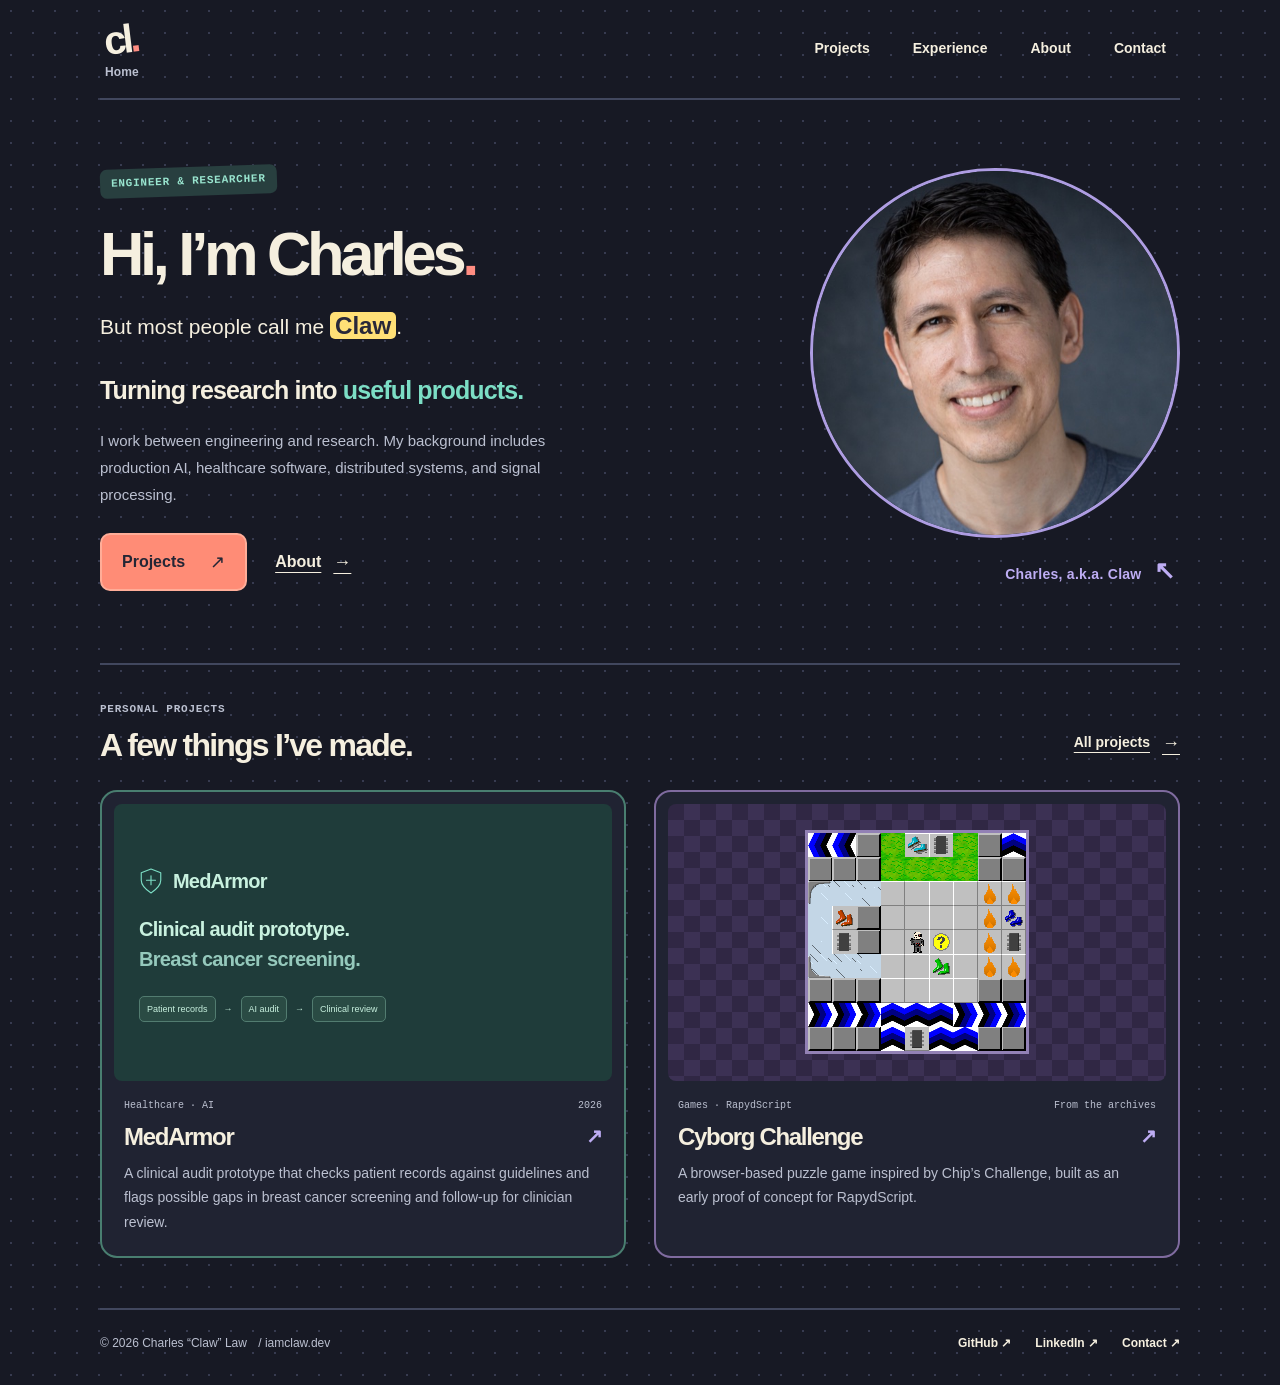
<file: index.html>
<!doctype html>
<html lang="en">
<head>
  <meta charset="utf-8">
  <meta name="viewport" content="width=device-width, initial-scale=1">
  <meta name="color-scheme" content="dark">
  <meta name="theme-color" content="#171924">
  <title>Charles “Claw” Law — Engineer &amp; Researcher | iamclaw.dev</title>
  <meta name="description" content="Charles “Claw” Law is an engineer and researcher turning research into useful products, from production AI to distributed systems and healthcare.">

  <link rel="canonical" href="https://iamclaw.dev/">
  <meta property="og:type" content="website">
  <meta property="og:site_name" content="Charles Law · iamclaw.dev">
  <meta property="og:title" content="Charles “Claw” Law — Engineer &amp; Researcher | iamclaw.dev">
  <meta property="og:description" content="Charles “Claw” Law is an engineer and researcher turning research into useful products, from production AI to distributed systems and healthcare.">
  <meta property="og:url" content="https://iamclaw.dev/">
  <meta property="og:image" content="https://iamclaw.dev/assets/charles-law.jpg">
  <meta property="og:image:alt" content="Portrait of Charles Law">
  <meta name="twitter:card" content="summary">
  <link rel="icon" href="/assets/favicon.svg" type="image/svg+xml">

  <link rel="stylesheet" href="/assets/style.css">
  <link rel="stylesheet" href="/assets/playful.css?v=20261110b">
  <script type="application/ld+json">{"@context": "https://schema.org", "@type": "WebPage", "url": "https://iamclaw.dev/", "name": "Charles “Claw” Law — Engineer & Researcher | iamclaw.dev", "description": "Charles “Claw” Law is an engineer and researcher turning research into useful products, from production AI to distributed systems and healthcare.", "mainEntity": {"@type": "Person", "@id": "https://iamclaw.dev/#charles", "name": "Charles Law", "alternateName": "Claw", "url": "https://iamclaw.dev/", "image": "https://iamclaw.dev/assets/charles-law.jpg", "jobTitle": "Software Engineer", "sameAs": ["https://github.com/charleslaw", "https://www.linkedin.com/in/charleslaw1/"]}}</script>
</head>
<body>
  <a class="skip-link" href="#main">Skip to content</a>
  <header class="site-header wrap">
    <a class="brand" href="/" aria-label="Charles Law, home"><span class="brand-symbol" aria-hidden="true">cl<span>.</span></span><span class="brand-home" aria-hidden="true">Home</span></a>
    <nav aria-label="Main navigation"><a href="/projects/">Projects</a><a href="/experience/">Experience</a><a href="/about/">About</a><a href="/contact/">Contact</a></nav>
  </header>
  <main id="main" class="wrap">
  <section class="hero" aria-labelledby="hero-title">
    <div class="hero-copy">
      <p class="eyebrow"><span class="little-line"></span> Engineer &amp; Researcher</p>
      <h1 id="hero-title">Hi, I’m Charles<span class="accent">.</span></h1>
      <p class="hero-nickname">But most people call me <strong>Claw</strong>.</p>
      <p class="hero-tagline">Turning research into <br><span>useful products.</span></p>
      <p class="hero-intro">I work between engineering and research. My background includes production AI, healthcare software, distributed systems, and signal processing.</p>
      <div class="hero-actions"><a class="button" href="/projects/">Projects <span aria-hidden="true">↗</span></a><a class="text-link" href="/about/">About <span aria-hidden="true">→</span></a></div>
    </div>
    <figure class="hero-portrait"><div class="portrait-frame"><img src="/assets/charles-law.jpg" alt="Charles Law" width="1280" height="738" fetchpriority="high"></div><figcaption>Charles, a.k.a. Claw <span aria-hidden="true">↖</span></figcaption></figure>
  </section>
  <section class="selected-work" aria-labelledby="selected-title">
    <div class="section-heading"><div><p class="eyebrow">Personal projects</p><h2 id="selected-title">A few things I’ve made.</h2></div><a class="text-link" href="/projects/">All projects <span aria-hidden="true">→</span></a></div>
    <div class="project-grid">
      <article class="project-preview"><a class="project-image med-image" href="/projects/#medarmor" aria-label="Read about MedArmor"><div class="med-art" role="img" aria-label="MedArmor clinical audit workflow: patient records, AI audit, clinician review">
  <div class="med-logo"><svg viewBox="0 0 32 36" aria-hidden="true"><path d="M16 2 29 7v10c0 8-7 13-13 17C10 30 3 25 3 17V7Z"/><path d="M16 11v12M10 17h12"/></svg><span>MedArmor</span></div>
  <p>Clinical audit prototype.<br><span>Breast cancer screening.</span></p>
  <div class="audit-flow"><span>Patient records</span><b aria-hidden="true">→</b><span>AI audit</span><b aria-hidden="true">→</b><span>Clinical review</span></div>
</div></a><div class="project-meta"><span>Healthcare · AI</span><span>2026</span></div><h3><a href="/projects/#medarmor">MedArmor <span aria-hidden="true">↗</span></a></h3><p>A clinical audit prototype that checks patient records against guidelines and flags possible gaps in breast cancer screening and follow-up for clinician review.</p></article>
      <article class="project-preview"><a class="project-image game-image" href="/cyborg/" aria-label="Play Cyborg Challenge"><img src="/assets/cyborg-challenge.png" alt="Cyborg Challenge, a tile-based puzzle game with keys, chips, and obstacles" width="432" height="432" loading="lazy"></a><div class="project-meta"><span>Games · RapydScript</span><span>From the archives</span></div><h3><a href="/cyborg/">Cyborg Challenge <span aria-hidden="true">↗</span></a></h3><p>A browser-based puzzle game inspired by Chip’s Challenge, built as an early proof of concept for RapydScript.</p></article>
    </div>
  </section>
</main>
  <footer class="site-footer wrap">
    <p>© 2026 Charles “Claw” Law <span class="footer-domain">/ iamclaw.dev</span></p>
    <nav aria-label="Social links"><a href="https://github.com/charleslaw">GitHub <span aria-hidden="true">↗</span></a><a href="https://www.linkedin.com/in/charleslaw1/">LinkedIn <span aria-hidden="true">↗</span></a><a href="/contact/">Contact <span aria-hidden="true">↗</span></a></nav>
  </footer>
</body>
</html>
</file>
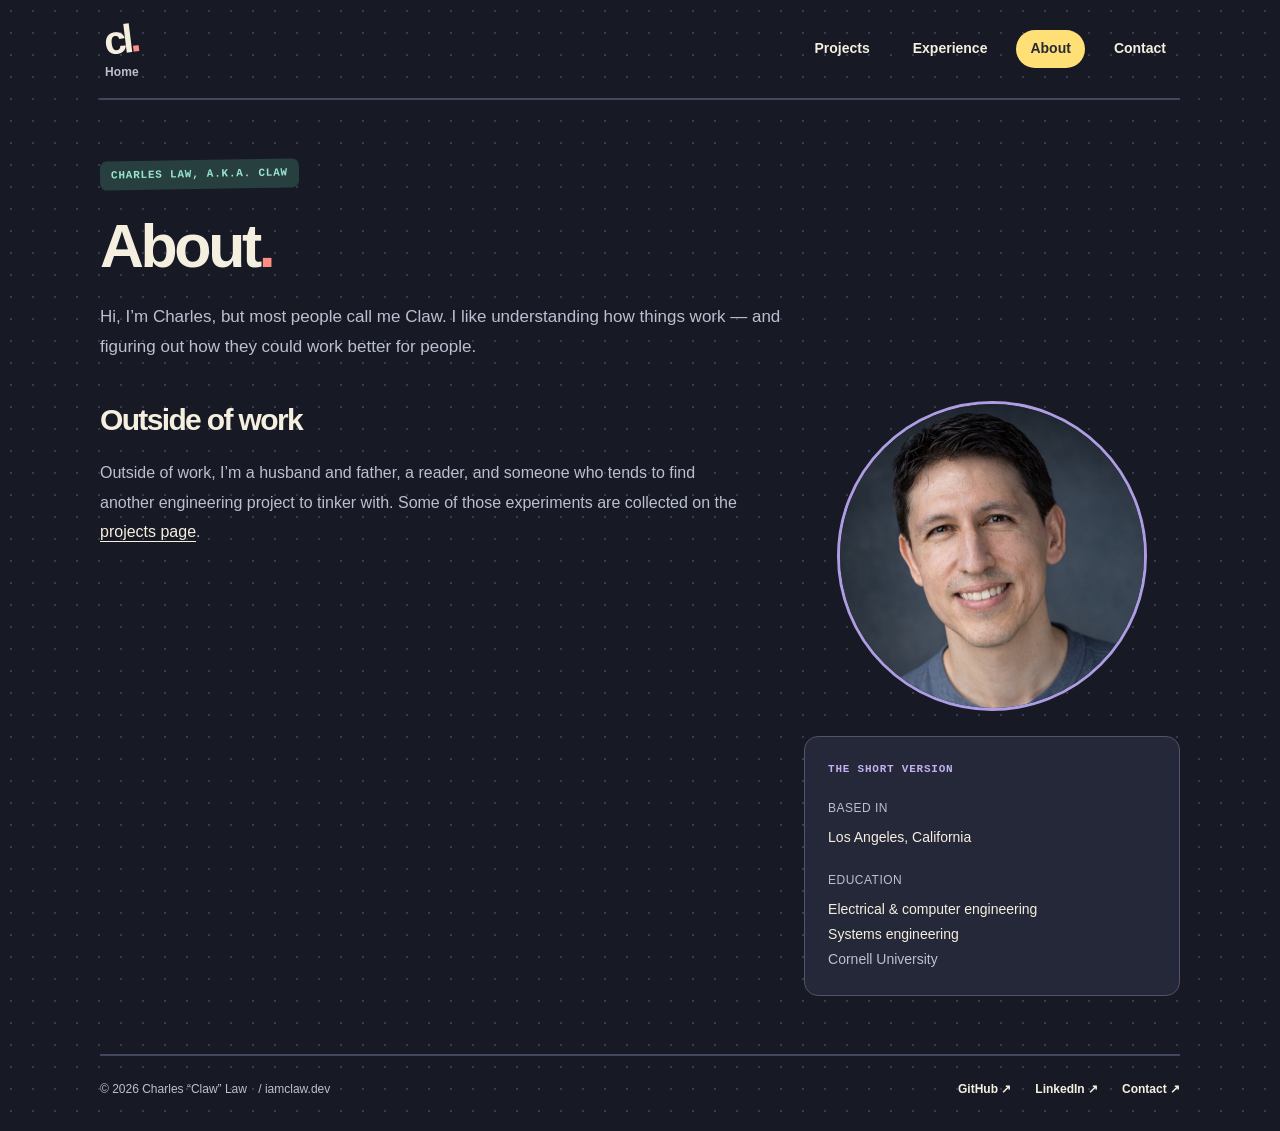
<file: about/index.html>
<!doctype html>
<html lang="en">
<head>
  <meta charset="utf-8">
  <meta name="viewport" content="width=device-width, initial-scale=1">
  <meta name="color-scheme" content="dark">
  <meta name="theme-color" content="#171924">
  <title>About Charles “Claw” Law | iamclaw.dev</title>
  <meta name="description" content="Meet Charles “Claw” Law: husband, father, reader, and engineer in Los Angeles.">

  <link rel="canonical" href="https://iamclaw.dev/about/">
  <meta property="og:type" content="website">
  <meta property="og:site_name" content="Charles Law · iamclaw.dev">
  <meta property="og:title" content="About Charles “Claw” Law | iamclaw.dev">
  <meta property="og:description" content="Meet Charles “Claw” Law: husband, father, reader, and engineer in Los Angeles.">
  <meta property="og:url" content="https://iamclaw.dev/about/">
  <meta property="og:image" content="https://iamclaw.dev/assets/charles-law.jpg">
  <meta property="og:image:alt" content="Portrait of Charles Law">
  <meta name="twitter:card" content="summary">
  <link rel="icon" href="/assets/favicon.svg" type="image/svg+xml">

  <link rel="stylesheet" href="/assets/style.css">
  <link rel="stylesheet" href="/assets/playful.css?v=20261110b">
  <script type="application/ld+json">{"@context": "https://schema.org", "@type": "ProfilePage", "url": "https://iamclaw.dev/about/", "name": "About Charles “Claw” Law | iamclaw.dev", "description": "Meet Charles “Claw” Law: husband, father, reader, and engineer in Los Angeles.", "mainEntity": {"@type": "Person", "@id": "https://iamclaw.dev/#charles", "name": "Charles Law", "alternateName": "Claw", "url": "https://iamclaw.dev/", "image": "https://iamclaw.dev/assets/charles-law.jpg", "jobTitle": "Software Engineer", "sameAs": ["https://github.com/charleslaw", "https://www.linkedin.com/in/charleslaw1/"]}}</script>
</head>
<body>
  <a class="skip-link" href="#main">Skip to content</a>
  <header class="site-header wrap">
    <a class="brand" href="/" aria-label="Charles Law, home"><span class="brand-symbol" aria-hidden="true">cl<span>.</span></span><span class="brand-home" aria-hidden="true">Home</span></a>
    <nav aria-label="Main navigation"><a href="/projects/">Projects</a><a href="/experience/">Experience</a><a href="/about/" aria-current="page">About</a><a href="/contact/">Contact</a></nav>
  </header>
  <main id="main" class="wrap">
  <header class="page-heading"><p class="eyebrow">Charles Law, a.k.a. Claw</p><h1>About<span class="accent">.</span></h1><p>Hi, I’m Charles, but most people call me Claw. I like understanding how things work — and figuring out how they could work better for people.</p></header>
  <!-- Bio is a working draft for Charles to review before publication. See docs/bio-review.md. -->
  <div class="about-layout"><div class="prose"><h2>Outside of work</h2><p>Outside of work, I’m a husband and father, a reader, and someone who tends to find another engineering project to tinker with. Some of those experiments are collected on the <a href="/projects/">projects page</a>.</p></div><aside class="about-aside"><div class="portrait-frame"><img src="/assets/charles-law.jpg" alt="Charles Law" width="1280" height="738"></div><div class="aside-note"><p class="eyebrow">The short version</p><dl><dt>Based in</dt><dd>Los Angeles, California</dd><dt>Education</dt><dd>Electrical & computer engineering<br>Systems engineering<br><span>Cornell University</span></dd></dl></div></aside></div>

</main>
  <footer class="site-footer wrap">
    <p>© 2026 Charles “Claw” Law <span class="footer-domain">/ iamclaw.dev</span></p>
    <nav aria-label="Social links"><a href="https://github.com/charleslaw">GitHub <span aria-hidden="true">↗</span></a><a href="https://www.linkedin.com/in/charleslaw1/">LinkedIn <span aria-hidden="true">↗</span></a><a href="/contact/">Contact <span aria-hidden="true">↗</span></a></nav>
  </footer>
</body>
</html>
</file>
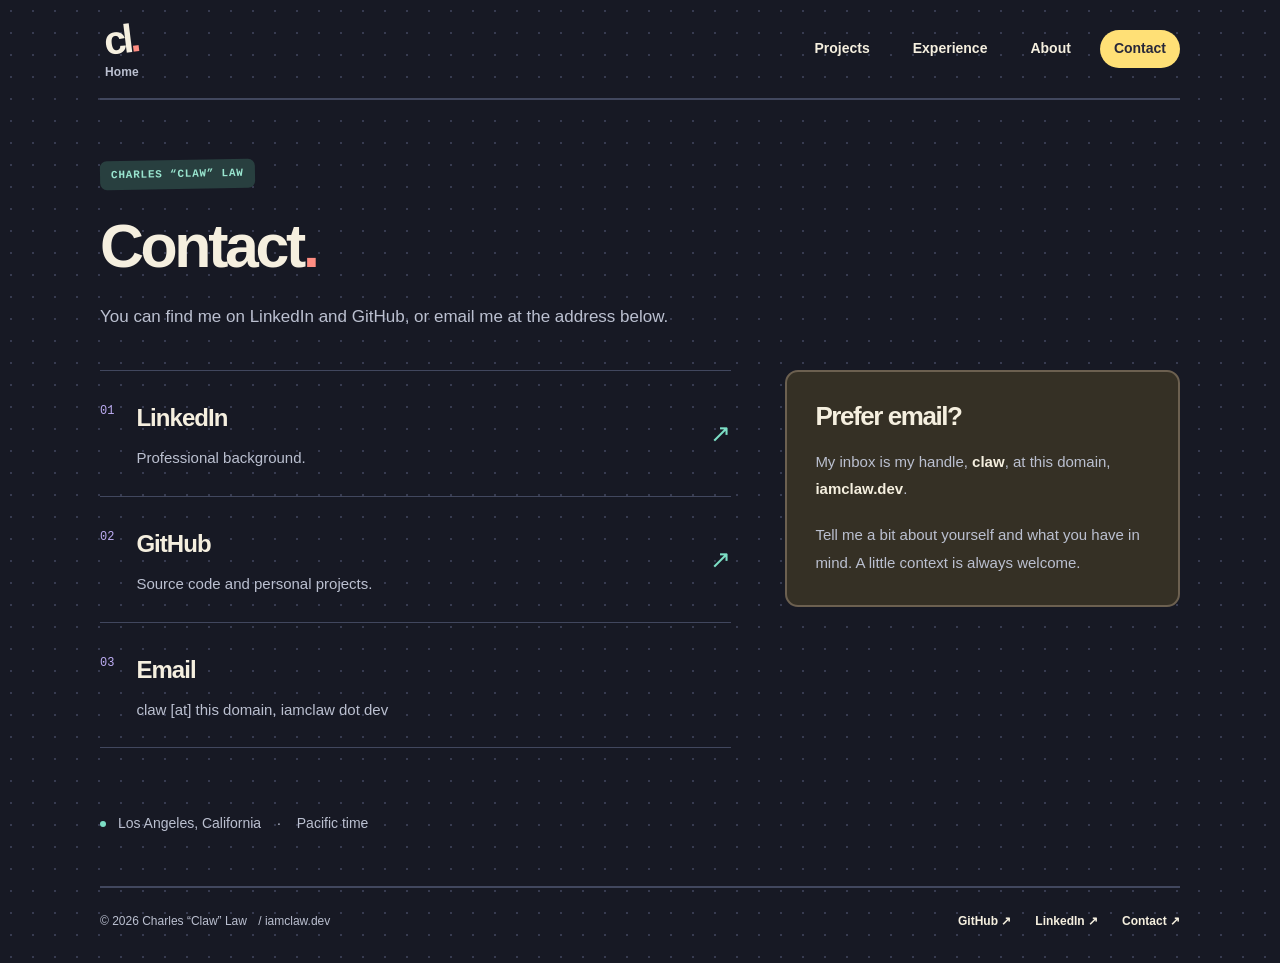
<file: contact/index.html>
<!doctype html>
<html lang="en">
<head>
  <meta charset="utf-8">
  <meta name="viewport" content="width=device-width, initial-scale=1">
  <meta name="color-scheme" content="dark">
  <meta name="theme-color" content="#171924">
  <title>Contact Charles Law — GitHub, LinkedIn &amp; Email | iamclaw.dev</title>
  <meta name="description" content="Connect with Charles Law on LinkedIn or GitHub, or say hello by email at claw at iamclaw dot dev.">

  <link rel="canonical" href="https://iamclaw.dev/contact/">
  <meta property="og:type" content="website">
  <meta property="og:site_name" content="Charles Law · iamclaw.dev">
  <meta property="og:title" content="Contact Charles Law — GitHub, LinkedIn &amp; Email | iamclaw.dev">
  <meta property="og:description" content="Connect with Charles Law on LinkedIn or GitHub, or say hello by email at claw at iamclaw dot dev.">
  <meta property="og:url" content="https://iamclaw.dev/contact/">
  <meta property="og:image" content="https://iamclaw.dev/assets/charles-law.jpg">
  <meta property="og:image:alt" content="Portrait of Charles Law">
  <meta name="twitter:card" content="summary">
  <link rel="icon" href="/assets/favicon.svg" type="image/svg+xml">

  <link rel="stylesheet" href="/assets/style.css">
  <link rel="stylesheet" href="/assets/playful.css?v=20261110b">
  <script type="application/ld+json">{"@context": "https://schema.org", "@type": "WebPage", "url": "https://iamclaw.dev/contact/", "name": "Contact Charles Law — GitHub, LinkedIn & Email | iamclaw.dev", "description": "Connect with Charles Law on LinkedIn or GitHub, or say hello by email at claw at iamclaw dot dev.", "mainEntity": {"@type": "Person", "@id": "https://iamclaw.dev/#charles", "name": "Charles Law", "alternateName": "Claw", "url": "https://iamclaw.dev/", "image": "https://iamclaw.dev/assets/charles-law.jpg", "jobTitle": "Software Engineer", "sameAs": ["https://github.com/charleslaw", "https://www.linkedin.com/in/charleslaw1/"]}}</script>
</head>
<body>
  <a class="skip-link" href="#main">Skip to content</a>
  <header class="site-header wrap">
    <a class="brand" href="/" aria-label="Charles Law, home"><span class="brand-symbol" aria-hidden="true">cl<span>.</span></span><span class="brand-home" aria-hidden="true">Home</span></a>
    <nav aria-label="Main navigation"><a href="/projects/">Projects</a><a href="/experience/">Experience</a><a href="/about/">About</a><a href="/contact/" aria-current="page">Contact</a></nav>
  </header>
  <main id="main" class="wrap">
  <header class="page-heading contact-heading"><p class="eyebrow">Charles “Claw” Law</p><h1>Contact<span class="accent">.</span></h1><p>You can find me on LinkedIn and GitHub, or email me at the address below.</p></header>
  <div class="contact-layout"><section class="contact-links" aria-label="Ways to connect"><a class="contact-row" href="https://www.linkedin.com/in/charleslaw1/"><span class="contact-number">01</span><span><strong>LinkedIn</strong><small>Professional background.</small></span><span aria-hidden="true">↗</span></a><a class="contact-row" href="https://github.com/charleslaw"><span class="contact-number">02</span><span><strong>GitHub</strong><small>Source code and personal projects.</small></span><span aria-hidden="true">↗</span></a><div class="contact-row"><span class="contact-number">03</span><span><strong>Email</strong><small>claw [at] this domain, iamclaw dot dev</small></span></div></section><aside class="contact-note"><h2>Prefer email?</h2><p>My inbox is my handle, <strong>claw</strong>, at this domain, <strong>iamclaw.dev</strong>.</p><p>Tell me a bit about yourself and what you have in mind. A little context is always welcome.</p></aside></div>
  <div class="contact-location"><span class="location-dot" aria-hidden="true"></span> Los Angeles, California <span aria-hidden="true">·</span> Pacific time</div>
</main>
  <footer class="site-footer wrap">
    <p>© 2026 Charles “Claw” Law <span class="footer-domain">/ iamclaw.dev</span></p>
    <nav aria-label="Social links"><a href="https://github.com/charleslaw">GitHub <span aria-hidden="true">↗</span></a><a href="https://www.linkedin.com/in/charleslaw1/">LinkedIn <span aria-hidden="true">↗</span></a><a href="/contact/">Contact <span aria-hidden="true">↗</span></a></nav>
  </footer>
</body>
</html>
</file>
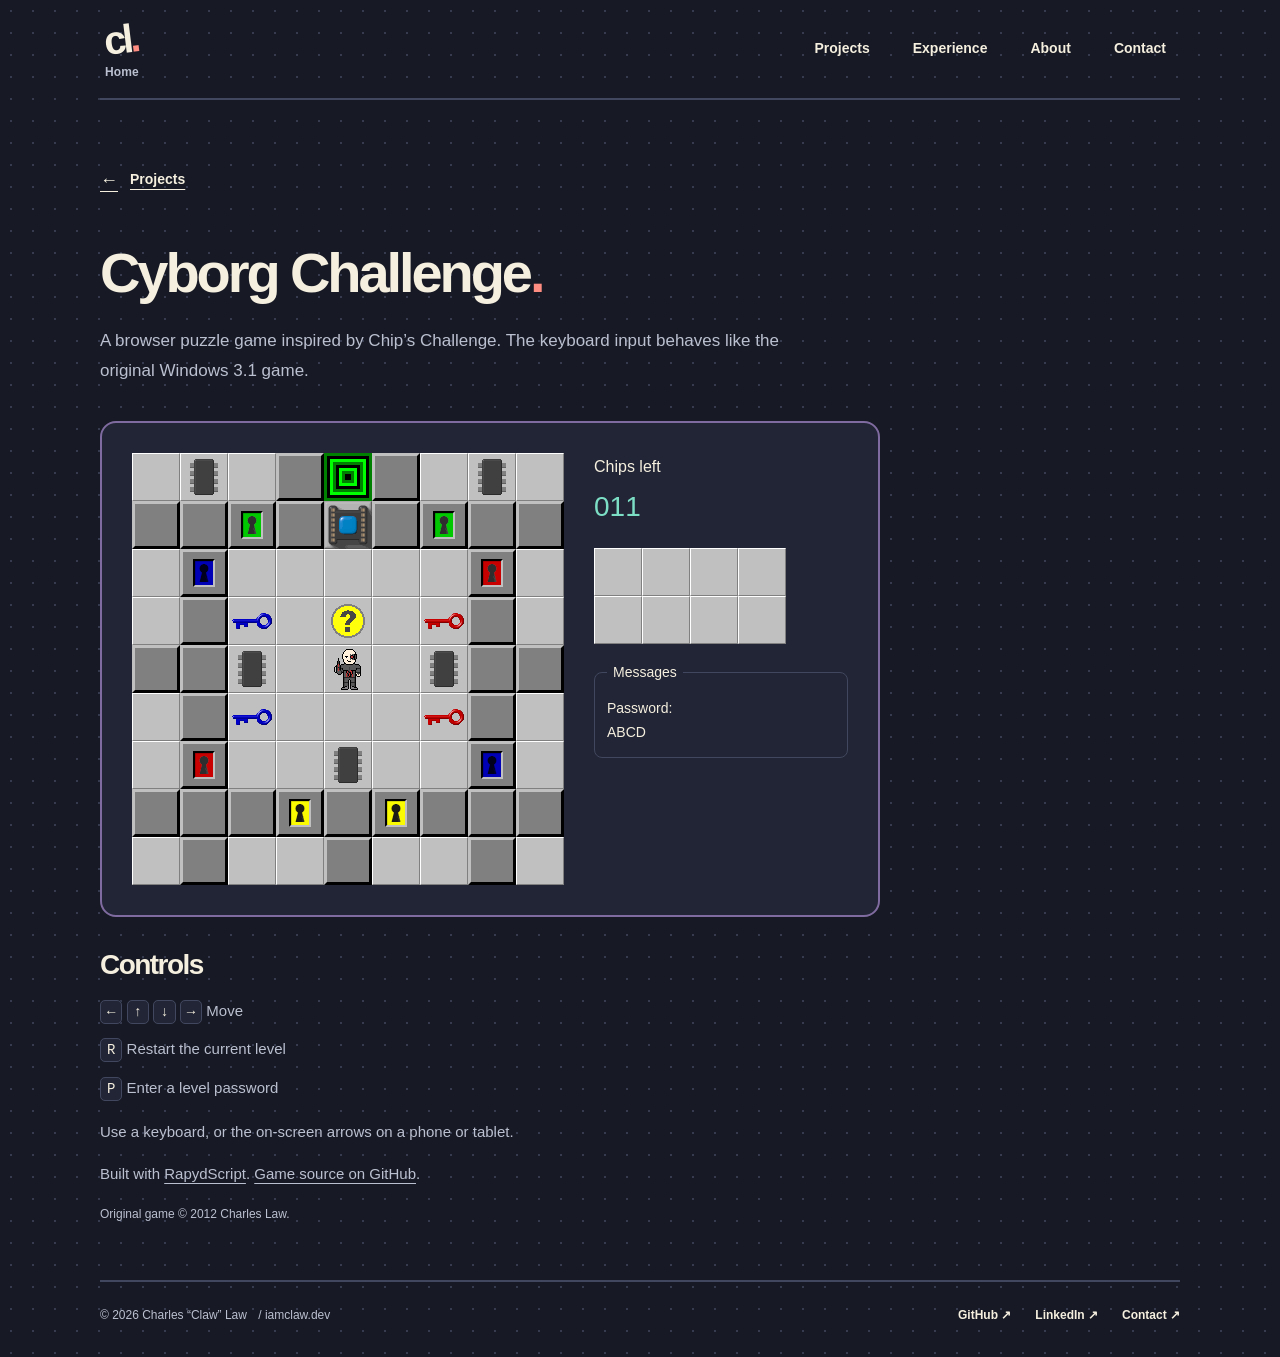
<file: cyborg/index.html>
<!doctype html>
<html lang="en">
<head>
  <meta charset="utf-8">
  <meta name="viewport" content="width=device-width, initial-scale=1">
  <meta name="color-scheme" content="dark">
  <meta name="theme-color" content="#171924">
  <title>Cyborg Challenge — Charles “Claw” Law | iamclaw.dev</title>
  <meta name="description" content="Play Cyborg Challenge, Charles Law’s RapydScript puzzle game inspired by Chip’s Challenge, with keyboard input modeled on the Windows 3.1 original.">

  <link rel="canonical" href="https://iamclaw.dev/cyborg/">
  <meta property="og:type" content="website">
  <meta property="og:site_name" content="Charles Law · iamclaw.dev">
  <meta property="og:title" content="Cyborg Challenge — Charles “Claw” Law | iamclaw.dev">
  <meta property="og:description" content="Play Cyborg Challenge, Charles Law’s RapydScript puzzle game inspired by Chip’s Challenge, with keyboard input modeled on the Windows 3.1 original.">
  <meta property="og:url" content="https://iamclaw.dev/cyborg/">
  <meta property="og:image" content="https://iamclaw.dev/assets/cyborg-challenge.png">
  <meta property="og:image:alt" content="A level from Cyborg Challenge">
  <meta name="twitter:card" content="summary">
  <link rel="icon" href="/assets/favicon.svg" type="image/svg+xml">

  <link rel="stylesheet" href="/assets/style.css">
  <link rel="stylesheet" href="/assets/playful.css?v=20261110b">
  <script type="application/ld+json">{"@context": "https://schema.org", "@type": "VideoGame", "name": "Cyborg Challenge", "description": "Play Cyborg Challenge, Charles Law’s RapydScript puzzle game inspired by Chip’s Challenge, with keyboard input modeled on the Windows 3.1 original.", "url": "https://iamclaw.dev/cyborg/", "playMode": "SinglePlayer", "author": {"@type": "Person", "name": "Charles Law", "alternateName": "Claw", "url": "https://iamclaw.dev/"}}</script>
  <link rel="stylesheet" href="/cyborg/themes/alertify.css">
  <link rel="stylesheet" href="/cyborg/themes/alertify.default.css">
  <link rel="stylesheet" href="/cyborg/cyborg.css">
  <link rel="stylesheet" href="/cyborg/page.css">
  <script src="/cyborg/alertify.min.js" defer></script>
  <script src="/cyborg/rapyd.js" defer></script>
  <script src="/cyborg/start.js" defer></script>
</head>
<body>
  <a class="skip-link" href="#main">Skip to content</a>
  <header class="site-header wrap">
    <a class="brand" href="/" aria-label="Charles Law, home"><span class="brand-symbol" aria-hidden="true">cl<span>.</span></span><span class="brand-home" aria-hidden="true">Home</span></a>
    <nav aria-label="Main navigation"><a href="/projects/">Projects</a><a href="/experience/">Experience</a><a href="/about/">About</a><a href="/contact/">Contact</a></nav>
  </header>
  <main id="main" class="wrap">
    <header class="page-heading game-heading">
      <a class="text-link" href="/projects/#cyborg-challenge"><span aria-hidden="true">←</span> Projects</a>
      <h1>Cyborg Challenge<span class="accent">.</span></h1>
      <p>A browser puzzle game inspired by Chip’s Challenge. The keyboard input behaves like the original Windows 3.1 game.</p>
    </header>
    <noscript><p>This game requires JavaScript. Enable it to load the board and keyboard controls.</p></noscript>
    <section class="game-stage" aria-label="Cyborg Challenge game">
      <div id="game">
        <div id="display"><canvas id="myCanvas" width="700" height="500" tabindex="0" aria-label="Cyborg Challenge game board. Use the arrow keys to move; R restarts the level and P opens the password dialog.">Your browser needs canvas support to play this game.</canvas></div>
        <div class="touch-controls" role="group" aria-label="On-screen movement controls">
          <div class="direction-pad">
            <button type="button" class="direction-button direction-up" data-key="ArrowUp" data-keycode="38" aria-label="Move up">↑</button>
            <button type="button" class="direction-button direction-left" data-key="ArrowLeft" data-keycode="37" aria-label="Move left">←</button>
            <button type="button" class="direction-button direction-down" data-key="ArrowDown" data-keycode="40" aria-label="Move down">↓</button>
            <button type="button" class="direction-button direction-right" data-key="ArrowRight" data-keycode="39" aria-label="Move right">→</button>
          </div>
          <p>Press and hold to move.</p>
        </div>
        <div id="hud">
          <div class="hudelem"><div class="chips">Chips left</div><div class="chips" id="count">000</div></div>
          <div class="hudelem" aria-label="Collected equipment and keys">
            <div class="huditems"><div class="hud"><div class="item" id="inv_flippers"></div></div><div class="hud"><div class="item" id="inv_fireboots"></div></div><div class="hud"><div class="item" id="inv_skates"></div></div><div class="hud"><div class="item" id="inv_suctionboots"></div></div></div>
            <div class="huditems"><div class="hud"><div class="item" id="key_green"></div></div><div class="hud"><div class="item" id="key_yellow"></div></div><div class="hud"><div class="item" id="key_red"></div></div><div class="hud"><div class="item" id="key_blue"></div></div></div>
          </div>
          <div class="hudelem"><fieldset><legend>Messages</legend><div id="message"></div></fieldset></div>
        </div>
      </div>
    </section>
    <section class="game-notes" aria-labelledby="controls-title">
      <h2 id="controls-title">Controls</h2>
      <ul><li><kbd>←</kbd> <kbd>↑</kbd> <kbd>↓</kbd> <kbd>→</kbd> Move</li><li><kbd>R</kbd> Restart the current level</li><li><kbd>P</kbd> Enter a level password</li></ul>
      <p>Use a keyboard, or the on-screen arrows on a phone or tablet.</p>
      <p>Built with <a href="https://github.com/atsepkov/RapydScript">RapydScript</a>. <a href="https://github.com/charleslaw/cyborgchallenge">Game source on GitHub</a>.</p>
      <p class="game-copyright">Original game © 2012 Charles Law.</p>
    </section>
  </main>
  <footer class="site-footer wrap">
    <p>© 2026 Charles “Claw” Law <span class="footer-domain">/ iamclaw.dev</span></p>
    <nav aria-label="Social links"><a href="https://github.com/charleslaw">GitHub <span aria-hidden="true">↗</span></a><a href="https://www.linkedin.com/in/charleslaw1/">LinkedIn <span aria-hidden="true">↗</span></a><a href="/contact/">Contact <span aria-hidden="true">↗</span></a></nav>
  </footer>
</body>
</html>
</file>
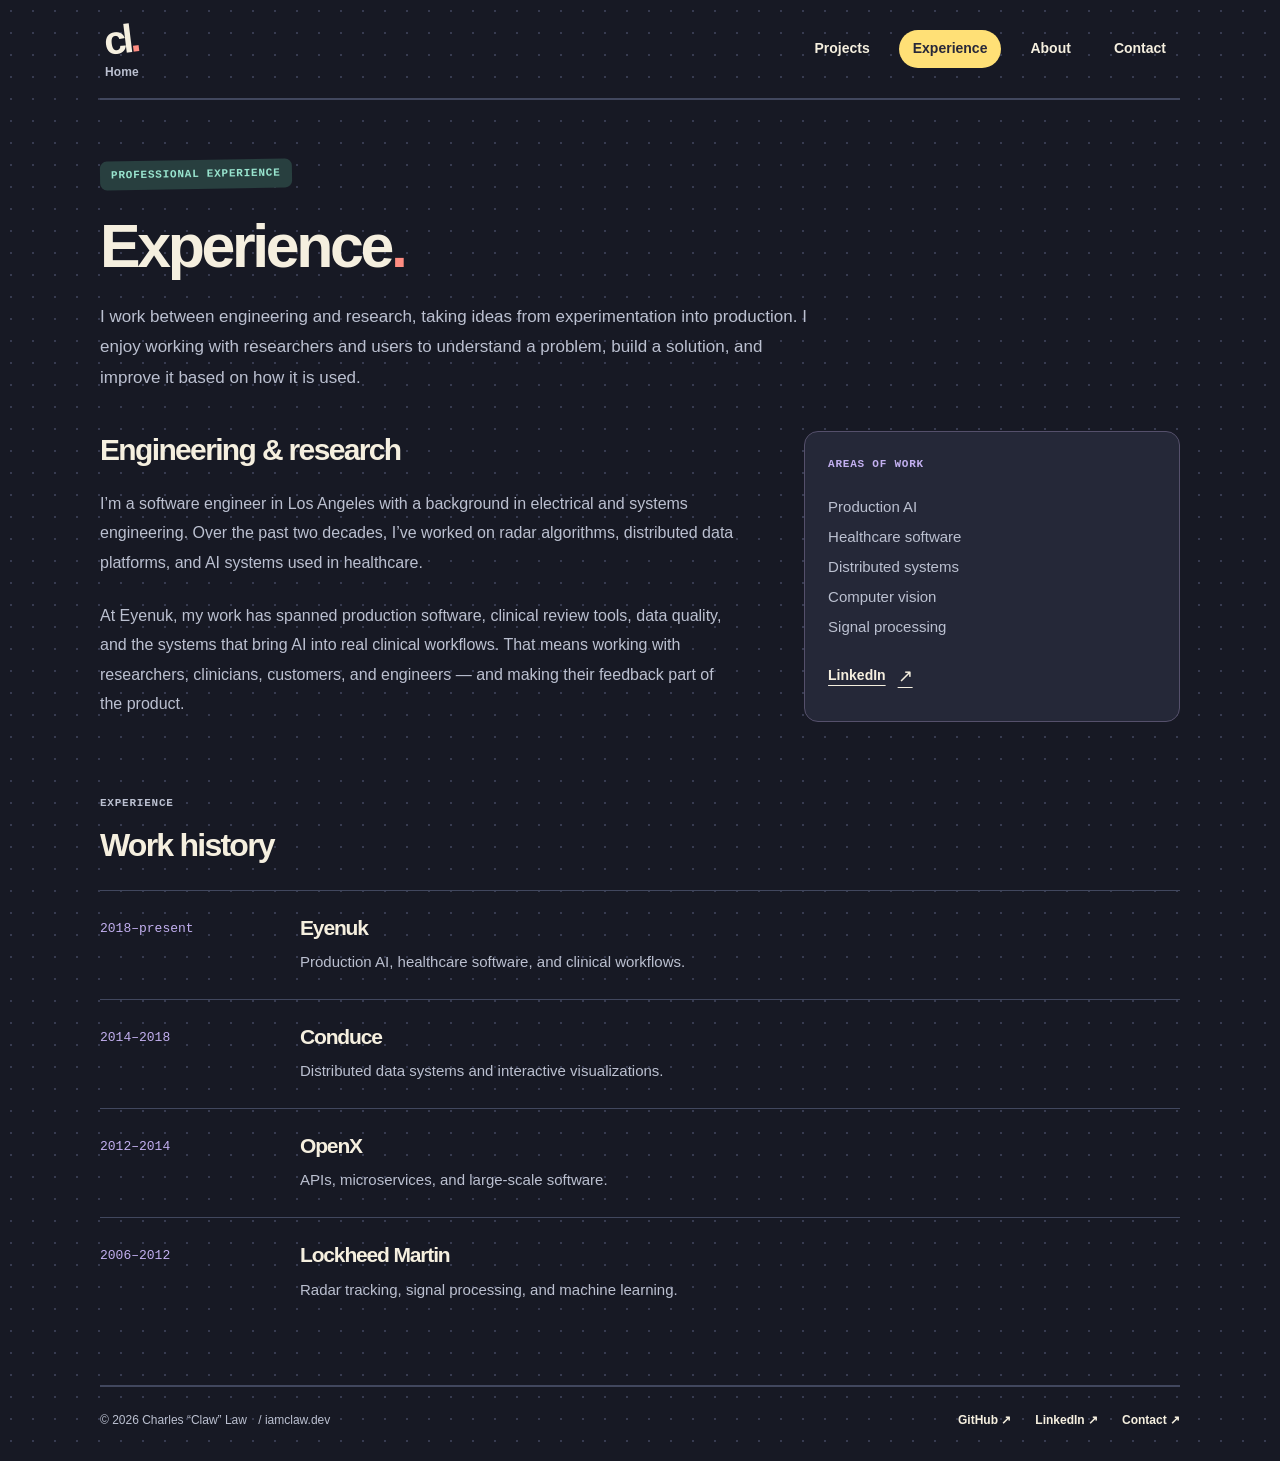
<file: experience/index.html>
<!doctype html>
<html lang="en">
<head>
  <meta charset="utf-8">
  <meta name="viewport" content="width=device-width, initial-scale=1">
  <meta name="color-scheme" content="dark">
  <meta name="theme-color" content="#171924">
  <title>Experience — Charles “Claw” Law | iamclaw.dev</title>
  <meta name="description" content="Charles “Claw” Law’s professional experience in production AI, healthcare software, distributed systems, and signal processing.">

  <link rel="canonical" href="https://iamclaw.dev/experience/">
  <meta property="og:type" content="website">
  <meta property="og:site_name" content="Charles Law · iamclaw.dev">
  <meta property="og:title" content="Experience — Charles “Claw” Law | iamclaw.dev">
  <meta property="og:description" content="Charles “Claw” Law’s professional experience in production AI, healthcare software, distributed systems, and signal processing.">
  <meta property="og:url" content="https://iamclaw.dev/experience/">
  <meta property="og:image" content="https://iamclaw.dev/assets/charles-law.jpg">
  <meta property="og:image:alt" content="Portrait of Charles Law">
  <meta name="twitter:card" content="summary">
  <link rel="icon" href="/assets/favicon.svg" type="image/svg+xml">

  <link rel="stylesheet" href="/assets/style.css">
  <link rel="stylesheet" href="/assets/playful.css?v=20261110b">
  <script type="application/ld+json">{"@context": "https://schema.org", "@type": "ProfilePage", "url": "https://iamclaw.dev/experience/", "name": "Experience — Charles “Claw” Law | iamclaw.dev", "description": "Charles “Claw” Law’s professional experience in production AI, healthcare software, distributed systems, and signal processing.", "mainEntity": {"@type": "Person", "@id": "https://iamclaw.dev/#charles", "name": "Charles Law", "alternateName": "Claw", "url": "https://iamclaw.dev/", "image": "https://iamclaw.dev/assets/charles-law.jpg", "jobTitle": "Software Engineer", "sameAs": ["https://github.com/charleslaw", "https://www.linkedin.com/in/charleslaw1/"]}}</script>
</head>
<body>
  <a class="skip-link" href="#main">Skip to content</a>
  <header class="site-header wrap">
    <a class="brand" href="/" aria-label="Charles Law, home"><span class="brand-symbol" aria-hidden="true">cl<span>.</span></span><span class="brand-home" aria-hidden="true">Home</span></a>
    <nav aria-label="Main navigation"><a href="/projects/">Projects</a><a href="/experience/" aria-current="page">Experience</a><a href="/about/">About</a><a href="/contact/">Contact</a></nav>
  </header>
  <main id="main" class="wrap">
<header class="page-heading"><p class="eyebrow">Professional experience</p><h1>Experience<span class="accent">.</span></h1><p>I work between engineering and research, taking ideas from experimentation into production. I enjoy working with researchers and users to understand a problem, build a solution, and improve it based on how it is used.</p></header>
<div class="experience-layout"><div class="prose"><h2>Engineering &amp; research</h2><p>I’m a software engineer in Los Angeles with a background in electrical and systems engineering. Over the past two decades, I’ve worked on radar algorithms, distributed data platforms, and AI systems used in healthcare.</p><p>At Eyenuk, my work has spanned production software, clinical review tools, data quality, and the systems that bring AI into real clinical workflows. That means working with researchers, clinicians, customers, and engineers — and making their feedback part of the product.</p></div><aside class="aside-note"><p class="eyebrow">Areas of work</p><ul class="experience-areas"><li>Production AI</li><li>Healthcare software</li><li>Distributed systems</li><li>Computer vision</li><li>Signal processing</li></ul><a class="text-link" href="https://www.linkedin.com/in/charleslaw1/">LinkedIn <span aria-hidden="true">↗</span></a></aside></div>
<section class="career-section"><p class="eyebrow">Experience</p><h2>Work history</h2><div class="career-row"><p>2018–present</p><div><h3>Eyenuk</h3><p>Production AI, healthcare software, and clinical workflows.</p></div></div><div class="career-row"><p>2014–2018</p><div><h3>Conduce</h3><p>Distributed data systems and interactive visualizations.</p></div></div><div class="career-row"><p>2012–2014</p><div><h3>OpenX</h3><p>APIs, microservices, and large-scale software.</p></div></div><div class="career-row"><p>2006–2012</p><div><h3>Lockheed Martin</h3><p>Radar tracking, signal processing, and machine learning.</p></div></div></section></main>
  <footer class="site-footer wrap">
    <p>© 2026 Charles “Claw” Law <span class="footer-domain">/ iamclaw.dev</span></p>
    <nav aria-label="Social links"><a href="https://github.com/charleslaw">GitHub <span aria-hidden="true">↗</span></a><a href="https://www.linkedin.com/in/charleslaw1/">LinkedIn <span aria-hidden="true">↗</span></a><a href="/contact/">Contact <span aria-hidden="true">↗</span></a></nav>
  </footer>
</body>
</html>
</file>
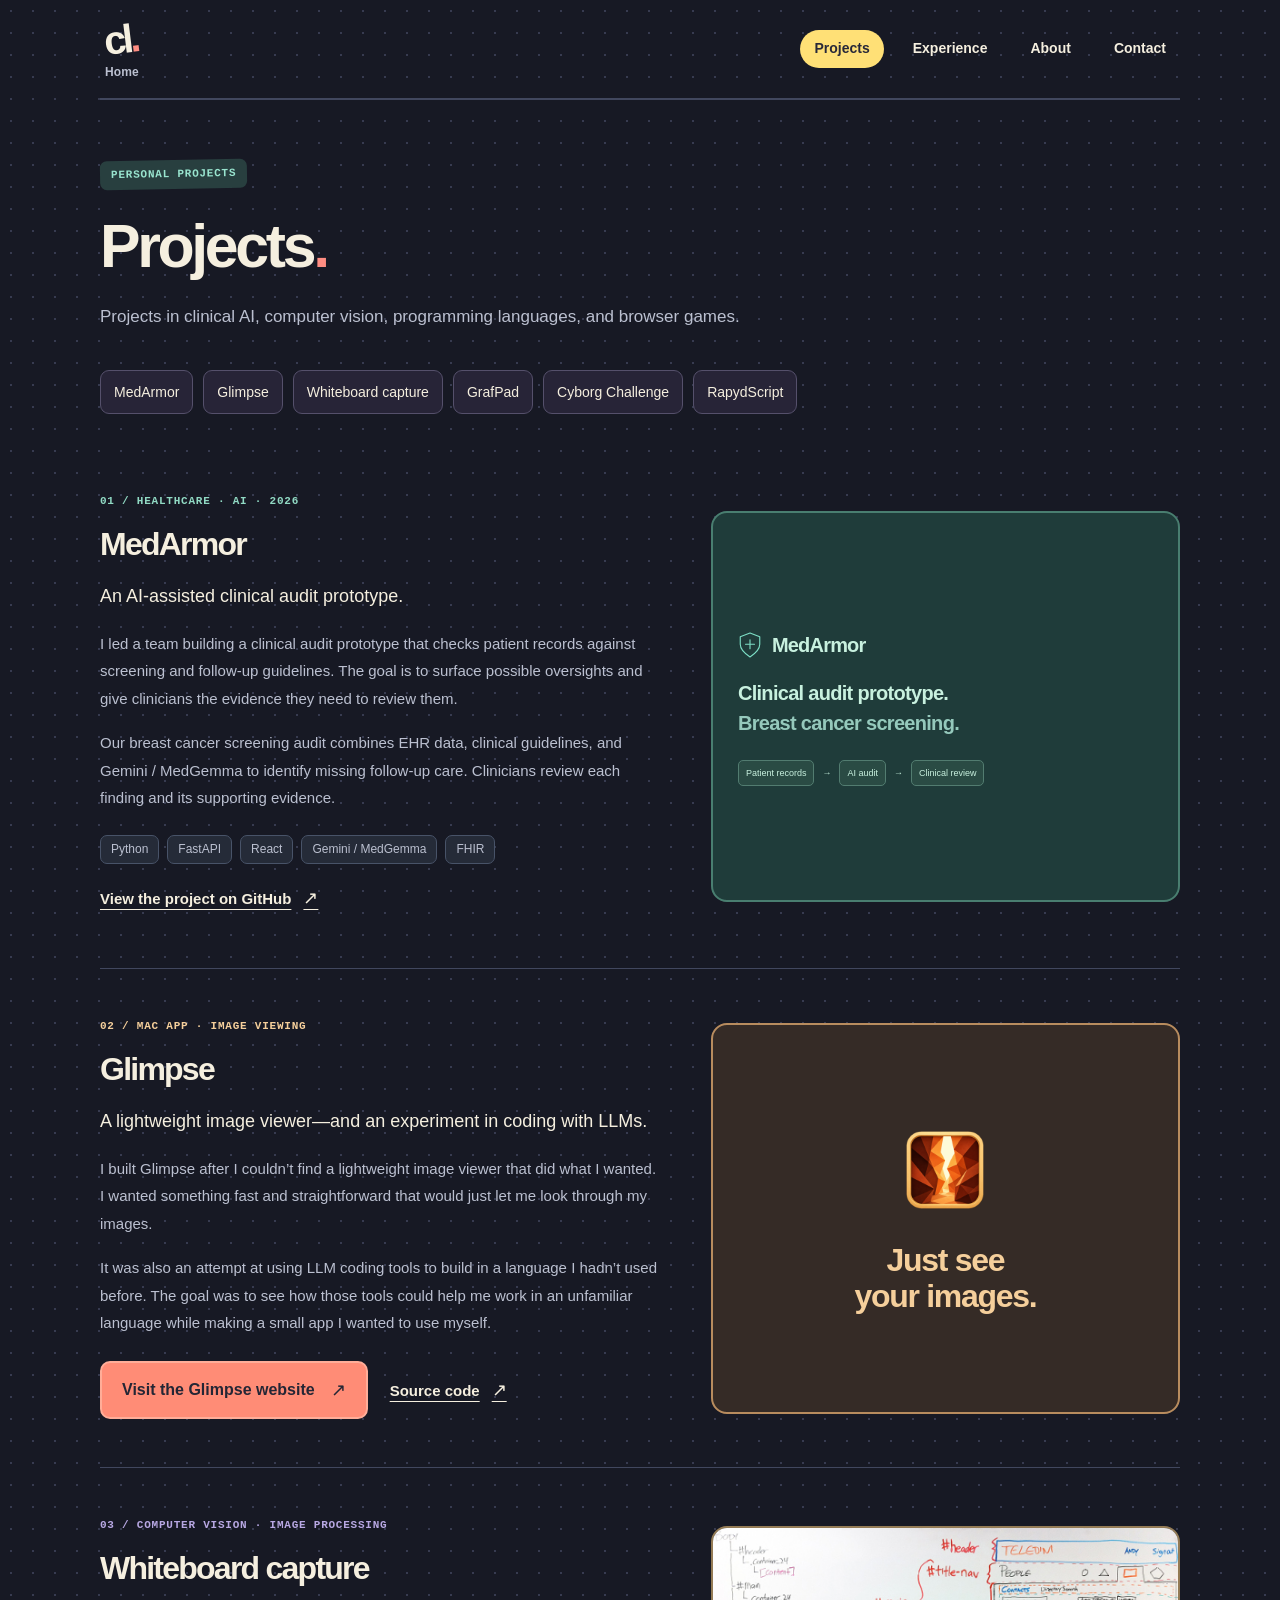
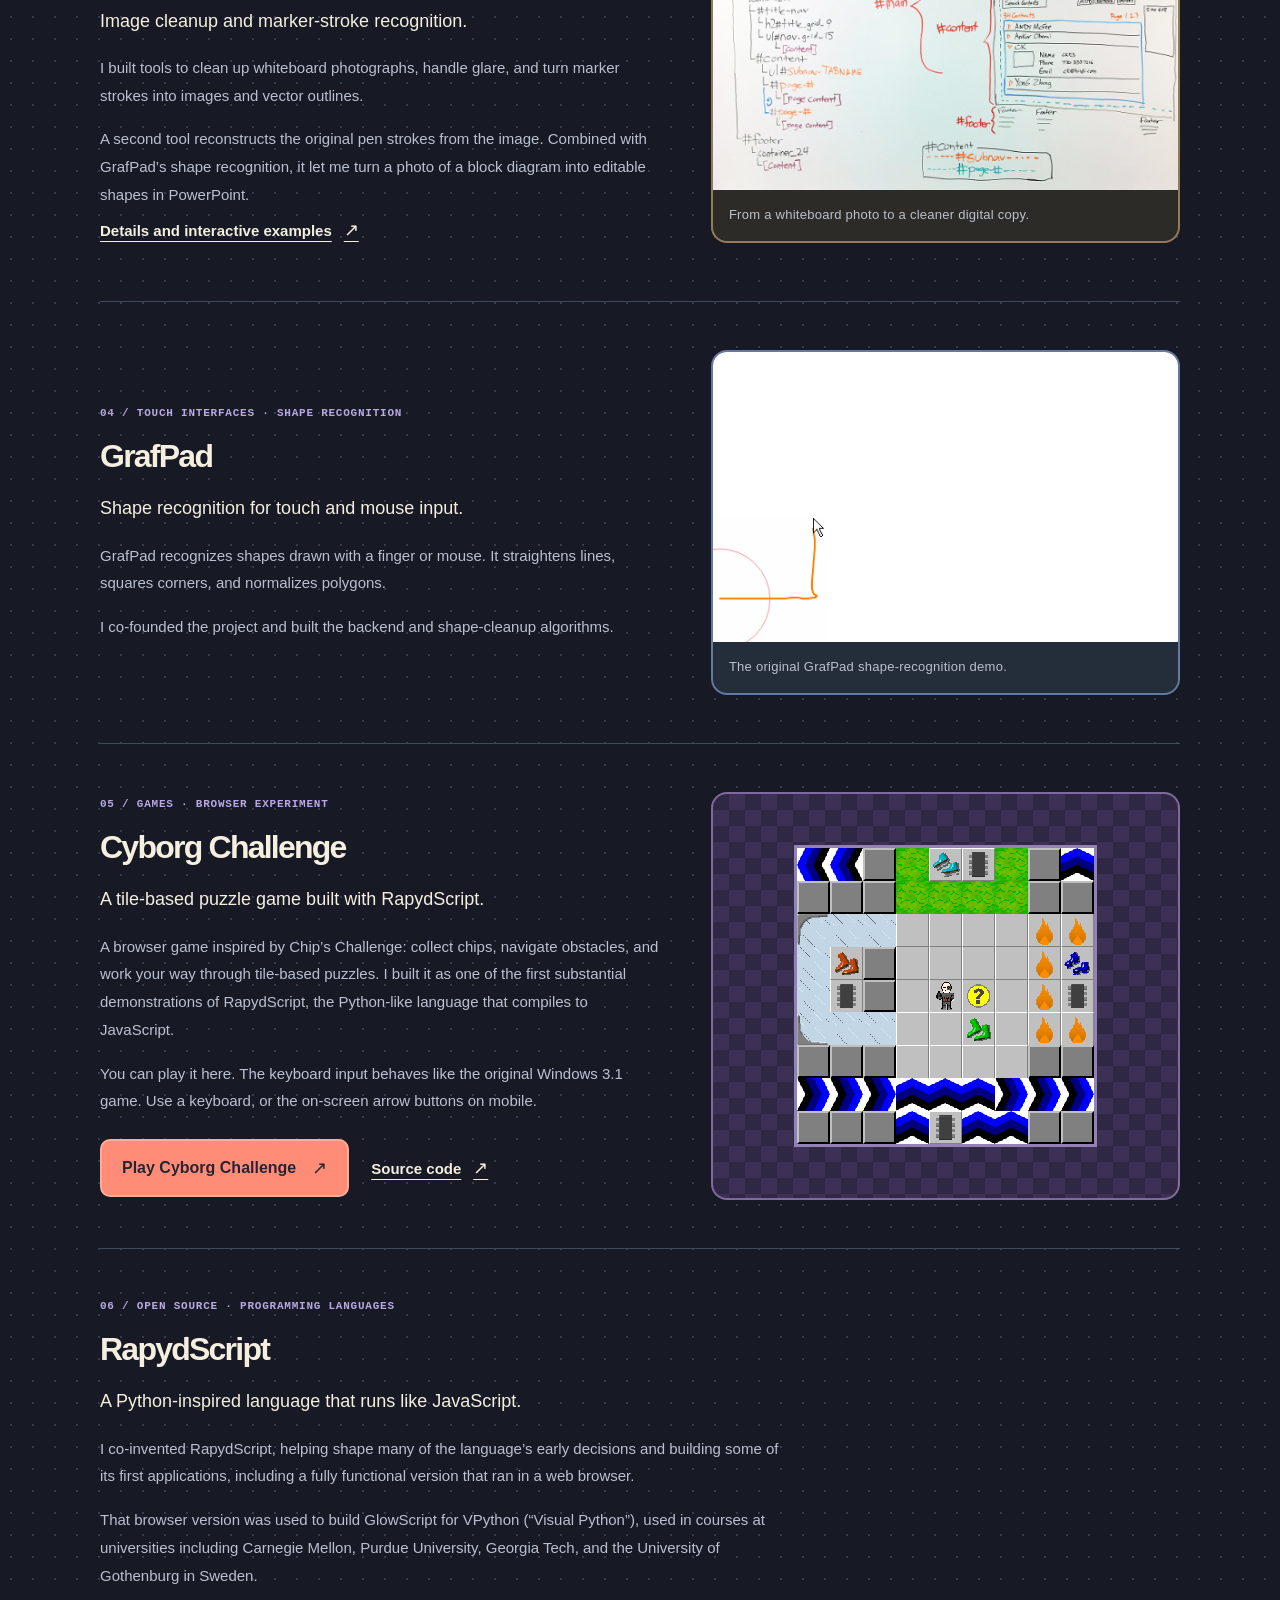
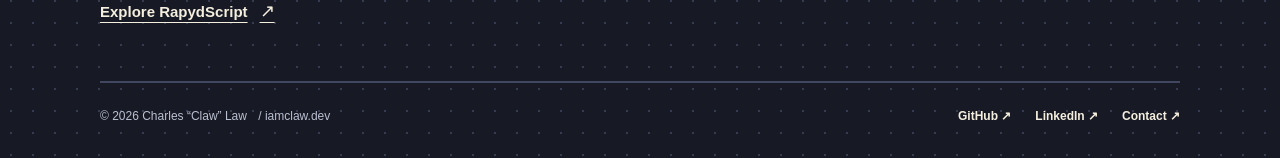
<file: projects/index.html>
<!doctype html>
<html lang="en">
<head>
  <meta charset="utf-8">
  <meta name="viewport" content="width=device-width, initial-scale=1">
  <meta name="color-scheme" content="dark">
  <meta name="theme-color" content="#171924">
  <title>Projects — Charles Law | iamclaw.dev</title>
  <meta name="description" content="Explore Charles Law’s projects: MedArmor clinical audits, Cyborg Challenge, whiteboard computer vision, GrafPad, and RapydScript.">

  <link rel="canonical" href="https://iamclaw.dev/projects/">
  <meta property="og:type" content="website">
  <meta property="og:site_name" content="Charles Law · iamclaw.dev">
  <meta property="og:title" content="Projects — Charles Law | iamclaw.dev">
  <meta property="og:description" content="Explore Charles Law’s projects: MedArmor clinical audits, Cyborg Challenge, whiteboard computer vision, GrafPad, and RapydScript.">
  <meta property="og:url" content="https://iamclaw.dev/projects/">
  <meta property="og:image" content="https://iamclaw.dev/assets/charles-law.jpg">
  <meta property="og:image:alt" content="Portrait of Charles Law">
  <meta name="twitter:card" content="summary">
  <link rel="icon" href="/assets/favicon.svg" type="image/svg+xml">

  <link rel="stylesheet" href="/assets/style.css">
  <link rel="stylesheet" href="/assets/playful.css?v=20261110b">
  <script type="application/ld+json">{"@context": "https://schema.org", "@type": "WebPage", "url": "https://iamclaw.dev/projects/", "name": "Projects — Charles Law | iamclaw.dev", "description": "Explore Charles Law’s projects: MedArmor clinical audits, Cyborg Challenge, whiteboard computer vision, GrafPad, and RapydScript.", "mainEntity": {"@type": "Person", "@id": "https://iamclaw.dev/#charles", "name": "Charles Law", "alternateName": "Claw", "url": "https://iamclaw.dev/", "image": "https://iamclaw.dev/assets/charles-law.jpg", "jobTitle": "Software Engineer", "sameAs": ["https://github.com/charleslaw", "https://www.linkedin.com/in/charleslaw1/"]}}</script>
</head>
<body>
  <a class="skip-link" href="#main">Skip to content</a>
  <header class="site-header wrap">
    <a class="brand" href="/" aria-label="Charles Law, home"><span class="brand-symbol" aria-hidden="true">cl<span>.</span></span><span class="brand-home" aria-hidden="true">Home</span></a>
    <nav aria-label="Main navigation"><a href="/projects/" aria-current="page">Projects</a><a href="/experience/">Experience</a><a href="/about/">About</a><a href="/contact/">Contact</a></nav>
  </header>
  <main id="main" class="wrap">
  <header class="page-heading"><p class="eyebrow">Personal projects</p><h1>Projects<span class="accent">.</span></h1><p>Projects in clinical AI, computer vision, programming languages, and browser games.</p></header>
  <nav class="project-index" aria-label="Jump to project"><a href="#medarmor">MedArmor</a><a href="#glimpse">Glimpse</a><a href="#whiteboard">Whiteboard capture</a><a href="#grafpad">GrafPad</a><a href="#cyborg-challenge">Cyborg Challenge</a><a href="#rapydscript">RapydScript</a></nav>
  <article class="project-detail" id="medarmor"><div class="project-detail-copy"><p class="eyebrow">01 / Healthcare · AI · 2026</p><h2>MedArmor</h2><p class="project-lede">An AI-assisted clinical audit prototype.</p><p>I led a team building a clinical audit prototype that checks patient records against screening and follow-up guidelines. The goal is to surface possible oversights and give clinicians the evidence they need to review them.</p><p>Our breast cancer screening audit combines EHR data, clinical guidelines, and Gemini / MedGemma to identify missing follow-up care. Clinicians review each finding and its supporting evidence.</p><ul class="tags" aria-label="Technologies"><li>Python</li><li>FastAPI</li><li>React</li><li>Gemini / MedGemma</li><li>FHIR</li></ul><a class="text-link" href="https://github.com/ngusadeep/MedAmor">View the project on GitHub <span aria-hidden="true">↗</span></a></div><div class="project-visual med-image"><div class="med-art" role="img" aria-label="MedArmor clinical audit workflow: patient records, AI audit, clinician review">
  <div class="med-logo"><svg viewBox="0 0 32 36" aria-hidden="true"><path d="M16 2 29 7v10c0 8-7 13-13 17C10 30 3 25 3 17V7Z"/><path d="M16 11v12M10 17h12"/></svg><span>MedArmor</span></div>
  <p>Clinical audit prototype.<br><span>Breast cancer screening.</span></p>
  <div class="audit-flow"><span>Patient records</span><b aria-hidden="true">→</b><span>AI audit</span><b aria-hidden="true">→</b><span>Clinical review</span></div>
</div></div></article>
  <article class="project-detail" id="glimpse"><div class="project-detail-copy"><p class="eyebrow">02 / Mac app · Image viewing</p><h2>Glimpse</h2><p class="project-lede">A lightweight image viewer—and an experiment in coding with LLMs.</p><p>I built Glimpse after I couldn’t find a lightweight image viewer that did what I wanted. I wanted something fast and straightforward that would just let me look through my images.</p><p>It was also an attempt at using LLM coding tools to build in a language I hadn’t used before. The goal was to see how those tools could help me work in an unfamiliar language while making a small app I wanted to use myself.</p><div class="inline-links"><a class="button" href="https://glimpse.iamclaw.dev/">Visit the Glimpse website <span aria-hidden="true">↗</span></a><a class="text-link" href="https://github.com/charleslaw/glimpse">Source code <span aria-hidden="true">↗</span></a></div></div><a class="project-visual glimpse-image" href="https://glimpse.iamclaw.dev/" aria-label="Visit the Glimpse website"><img src="/assets/glimpse-icon.png" alt="Glimpse app icon" width="128" height="128" loading="lazy"><span>Just see<br>your images.</span></a></article>
  <article class="project-detail" id="whiteboard"><div class="project-detail-copy"><p class="eyebrow">03 / Computer vision · Image processing</p><h2><a class="project-title-link" href="/projects/whiteboard/">Whiteboard capture</a></h2><p class="project-lede">Image cleanup and marker-stroke recognition.</p><p>I built tools to clean up whiteboard photographs, handle glare, and turn marker strokes into images and vector outlines.</p><p>A second tool reconstructs the original pen strokes from the image. Combined with GrafPad’s shape recognition, it let me turn a photo of a block diagram into editable shapes in PowerPoint.</p><a class="text-link" href="/projects/whiteboard/">Details and interactive examples <span aria-hidden="true">↗</span></a></div><figure class="project-visual whiteboard-image"><img src="/assets/whiteboard-capture.jpg" alt="Original whiteboard capture interface showing photographed and cleaned-up diagrams" width="512" height="289" loading="lazy"><figcaption>From a whiteboard photo to a cleaner digital copy.</figcaption></figure></article>
  <article class="project-detail" id="grafpad"><div class="project-detail-copy"><p class="eyebrow">04 / Touch interfaces · Shape recognition</p><h2>GrafPad</h2><p class="project-lede">Shape recognition for touch and mouse input.</p><p>GrafPad recognizes shapes drawn with a finger or mouse. It straightens lines, squares corners, and normalizes polygons.</p><p>I co-founded the project and built the backend and shape-cleanup algorithms.</p></div><figure class="project-visual grafpad-image"><img src="/assets/grafpad.gif" alt="GrafPad demonstrating freehand drawings being recognized and converted into clean shapes" width="512" height="320" loading="lazy"><figcaption>The original GrafPad shape-recognition demo.</figcaption></figure></article>
  <article class="project-detail" id="cyborg-challenge"><div class="project-detail-copy"><p class="eyebrow">05 / Games · Browser experiment</p><h2>Cyborg Challenge</h2><p class="project-lede">A tile-based puzzle game built with RapydScript.</p><p>A browser game inspired by Chip’s Challenge: collect chips, navigate obstacles, and work your way through tile-based puzzles. I built it as one of the first substantial demonstrations of RapydScript, the Python-like language that compiles to JavaScript.</p><p>You can play it here. The keyboard input behaves like the original Windows 3.1 game. Use a keyboard, or the on-screen arrow buttons on mobile.</p><div class="inline-links"><a class="button" href="/cyborg/">Play Cyborg Challenge <span aria-hidden="true">↗</span></a><a class="text-link" href="https://github.com/charleslaw/cyborgchallenge">Source code <span aria-hidden="true">↗</span></a></div></div><div class="project-visual game-image"><img src="/assets/cyborg-challenge.png" alt="A level from Cyborg Challenge" width="432" height="432" loading="lazy"></div></article>
  <article class="project-detail project-text-only" id="rapydscript"><div class="project-detail-copy"><p class="eyebrow">06 / Open source · Programming languages</p><h2>RapydScript</h2><p class="project-lede">A Python-inspired language that runs like JavaScript.</p><p>I co-invented RapydScript, helping shape many of the language’s early decisions and building some of its first applications, including a fully functional version that ran in a web browser.</p><p>That browser version was used to build GlowScript for VPython (“Visual Python”), used in courses at universities including Carnegie Mellon, Purdue University, Georgia Tech, and the University of Gothenburg in Sweden.</p><a class="text-link" href="https://github.com/atsepkov/RapydScript">Explore RapydScript <span aria-hidden="true">↗</span></a></div></article>
</main>
  <footer class="site-footer wrap">
    <p>© 2026 Charles “Claw” Law <span class="footer-domain">/ iamclaw.dev</span></p>
    <nav aria-label="Social links"><a href="https://github.com/charleslaw">GitHub <span aria-hidden="true">↗</span></a><a href="https://www.linkedin.com/in/charleslaw1/">LinkedIn <span aria-hidden="true">↗</span></a><a href="/contact/">Contact <span aria-hidden="true">↗</span></a></nav>
  </footer>
</body>
</html>
</file>
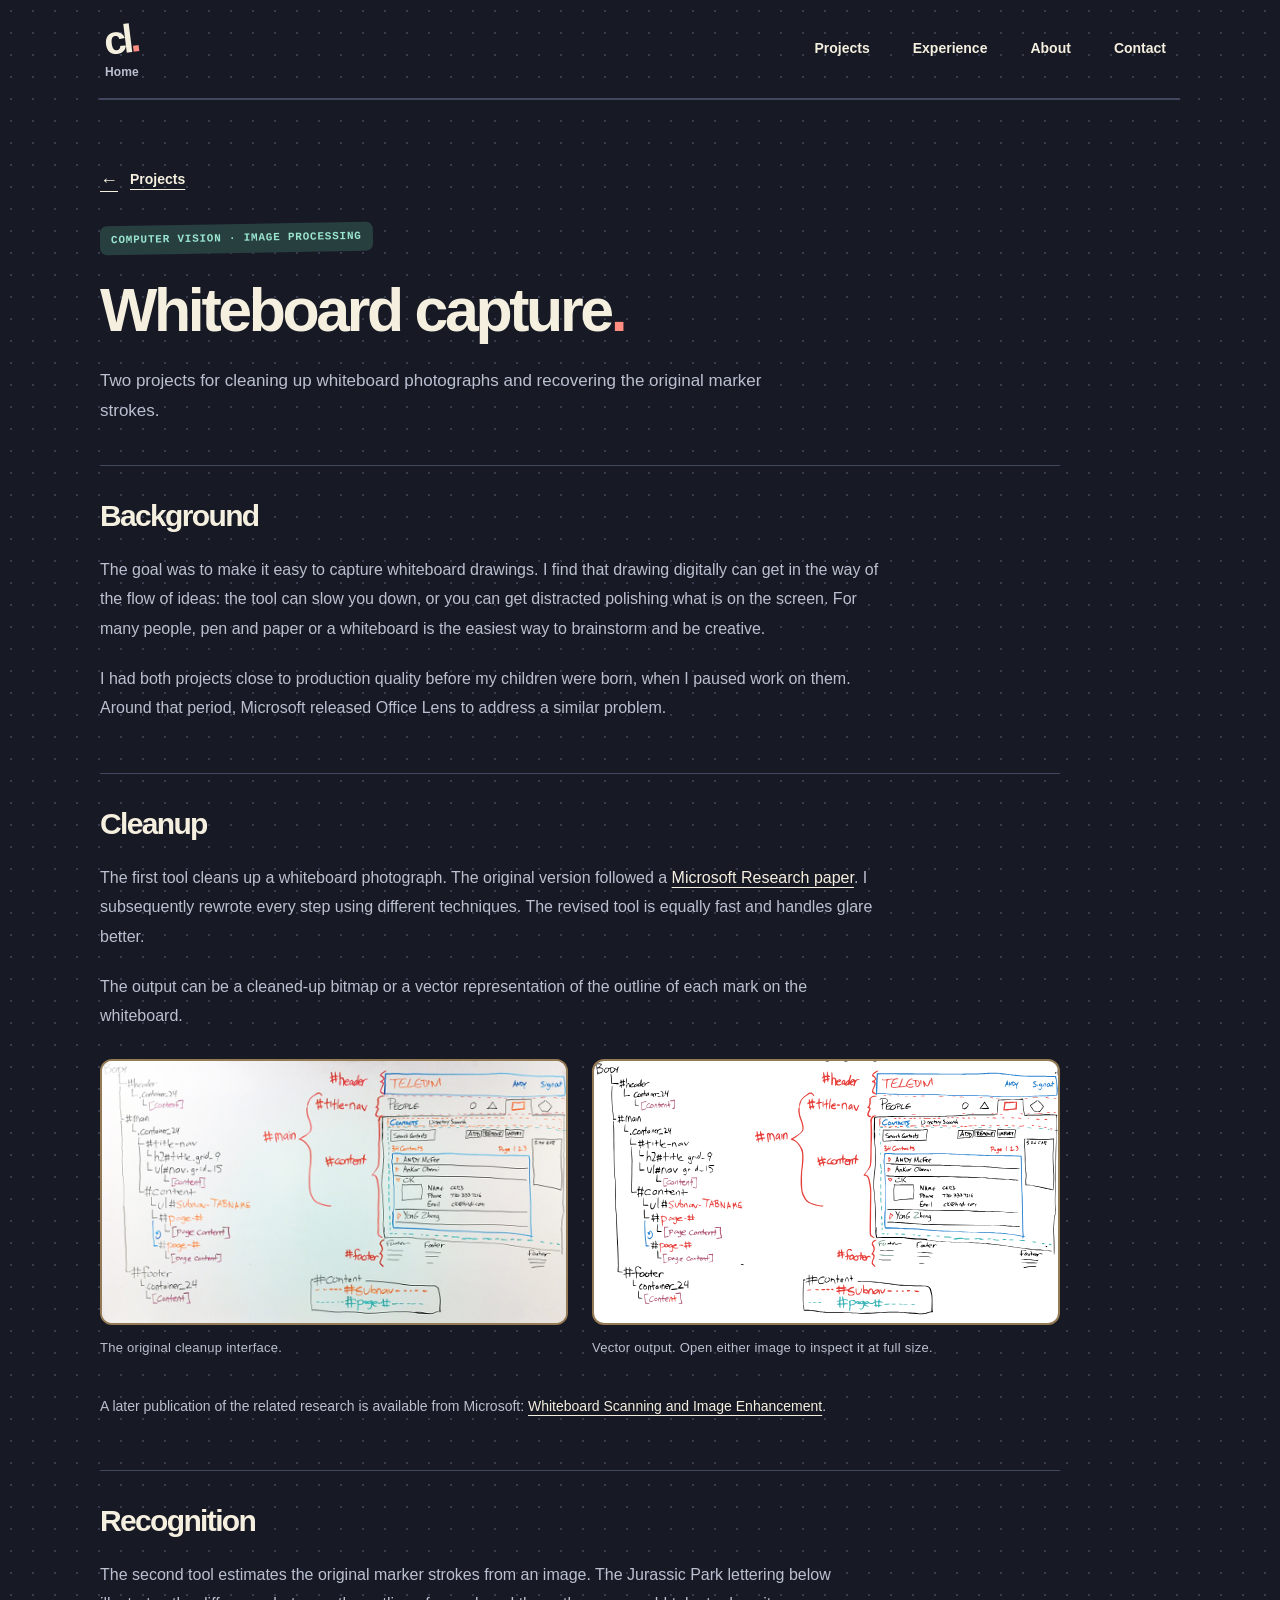
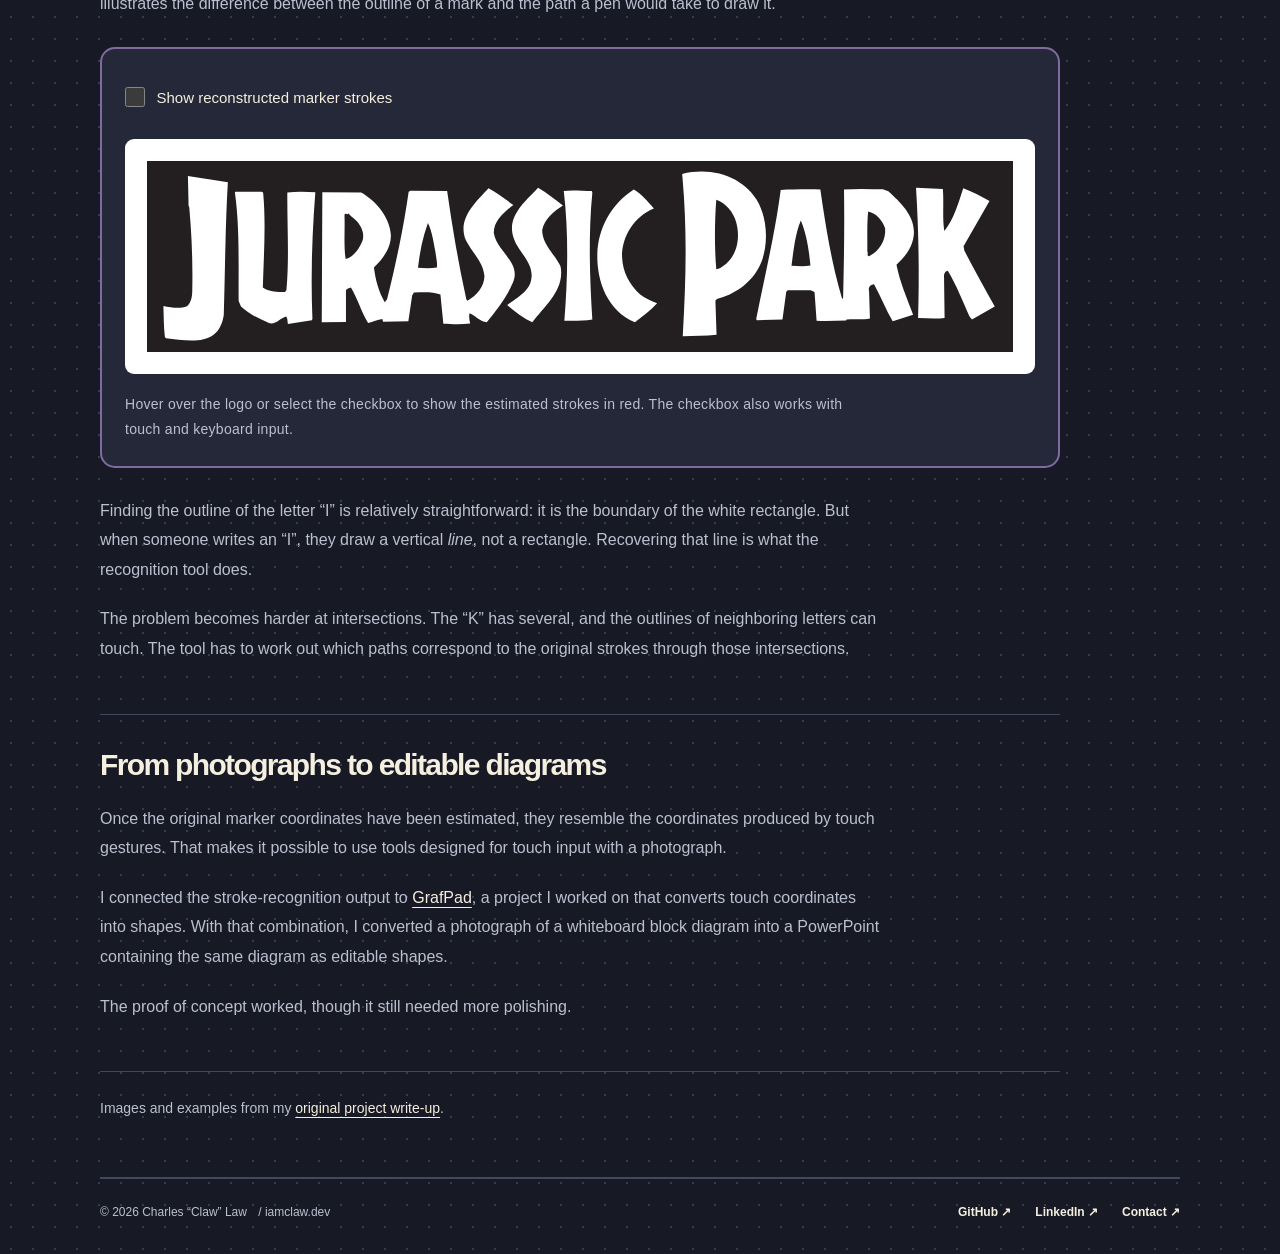
<file: projects/whiteboard/index.html>
<!doctype html>
<html lang="en">
<head>
  <meta charset="utf-8">
  <meta name="viewport" content="width=device-width, initial-scale=1">
  <meta name="color-scheme" content="dark">
  <meta name="theme-color" content="#171924">
  <title>Whiteboard Capture — Charles “Claw” Law | iamclaw.dev</title>
  <meta name="description" content="Charles Law’s whiteboard capture projects: photo cleanup, vector output, marker-stroke recognition, and the interactive Jurassic Park example.">

  <link rel="canonical" href="https://iamclaw.dev/projects/whiteboard/">
  <meta property="og:type" content="website">
  <meta property="og:site_name" content="Charles Law · iamclaw.dev">
  <meta property="og:title" content="Whiteboard Capture — Charles “Claw” Law | iamclaw.dev">
  <meta property="og:description" content="Charles Law’s whiteboard capture projects: photo cleanup, vector output, marker-stroke recognition, and the interactive Jurassic Park example.">
  <meta property="og:url" content="https://iamclaw.dev/projects/whiteboard/">
  <meta property="og:image" content="https://iamclaw.dev/assets/whiteboard-capture.jpg">
  <meta property="og:image:alt" content="Whiteboard capture and image-cleanup example">
  <meta name="twitter:card" content="summary">
  <link rel="icon" href="/assets/favicon.svg" type="image/svg+xml">

  <link rel="stylesheet" href="/assets/style.css">
  <link rel="stylesheet" href="/assets/playful.css?v=20261110b">
  <script type="application/ld+json">{"@context": "https://schema.org", "@type": "TechArticle", "headline": "Whiteboard capture", "description": "Charles Law’s whiteboard capture projects: photo cleanup, vector output, marker-stroke recognition, and the interactive Jurassic Park example.", "url": "https://iamclaw.dev/projects/whiteboard/", "image": "https://iamclaw.dev/assets/whiteboard-capture.jpg", "author": {"@type": "Person", "@id": "https://iamclaw.dev/#charles", "name": "Charles Law", "alternateName": "Claw", "url": "https://iamclaw.dev/"}}</script>
</head>
<body>
  <a class="skip-link" href="#main">Skip to content</a>
  <header class="site-header wrap">
    <a class="brand" href="/" aria-label="Charles Law, home"><span class="brand-symbol" aria-hidden="true">cl<span>.</span></span><span class="brand-home" aria-hidden="true">Home</span></a>
    <nav aria-label="Main navigation"><a href="/projects/">Projects</a><a href="/experience/">Experience</a><a href="/about/">About</a><a href="/contact/">Contact</a></nav>
  </header>
  <main id="main" class="wrap">
    <header class="page-heading whiteboard-heading">
      <a class="text-link" href="/projects/#whiteboard"><span aria-hidden="true">←</span> Projects</a>
      <p class="eyebrow">Computer vision · Image processing</p>
      <h1>Whiteboard capture<span class="accent">.</span></h1>
      <p>Two projects for cleaning up whiteboard photographs and recovering the original marker strokes.</p>
    </header>
    <article class="whiteboard-article">
      <section class="whiteboard-section" aria-labelledby="background-title">
        <h2 id="background-title">Background</h2>
        <p>The goal was to make it easy to capture whiteboard drawings. I find that drawing digitally can get in the way of the flow of ideas: the tool can slow you down, or you can get distracted polishing what is on the screen. For many people, pen and paper or a whiteboard is the easiest way to brainstorm and be creative.</p>
        <p>I had both projects close to production quality before my children were born, when I paused work on them. Around that period, Microsoft released Office Lens to address a similar problem.</p>
      </section>
      <section class="whiteboard-section" aria-labelledby="cleanup-title">
        <h2 id="cleanup-title">Cleanup</h2>
        <p>The first tool cleans up a whiteboard photograph. The original version followed a <a href="http://research.microsoft.com/en-us/um/people/zhang/Papers/TR03-39.pdf">Microsoft Research paper</a>. I subsequently rewrote every step using different techniques. The revised tool is equally fast and handles glare better.</p>
        <p>The output can be a cleaned-up bitmap or a vector representation of the outline of each mark on the whiteboard.</p>
        <div class="whiteboard-examples">
          <figure>
            <a href="/assets/whiteboard-capture.jpg" aria-label="Open the original whiteboard cleanup example"><img src="/assets/whiteboard-capture.jpg" alt="Whiteboard capture interface showing the photographed drawing and its cleaned-up version" width="512" height="289" loading="lazy"></a>
            <figcaption>The original cleanup interface.</figcaption>
          </figure>
          <figure>
            <a class="vector-example" href="/assets/whiteboard/vector-output.svg" aria-label="Open the full-size vector output"><img src="/assets/whiteboard/vector-output.svg" alt="Vectorized outlines of the handwriting and diagrams from a whiteboard photograph" width="1536" height="867" loading="lazy"></a>
            <figcaption>Vector output. Open either image to inspect it at full size.</figcaption>
          </figure>
        </div>
        <p class="reference-note">A later publication of the related research is available from Microsoft: <a href="https://www.microsoft.com/en-us/research/publication/whiteboard-scanning-image-enhancement/">Whiteboard Scanning and Image Enhancement</a>.</p>
      </section>
      <section class="whiteboard-section" aria-labelledby="recognition-title">
        <h2 id="recognition-title">Recognition</h2>
        <p>The second tool estimates the original marker strokes from an image. The Jurassic Park lettering below illustrates the difference between the outline of a mark and the path a pen would take to draw it.</p>
        <figure class="stroke-demo">
          <input class="stroke-toggle" type="checkbox" id="show-strokes" aria-describedby="stroke-instructions">
          <label class="stroke-control" for="show-strokes">Show reconstructed marker strokes</label>
          <div class="logo-stack">
            <img src="/assets/whiteboard/jurassic-park-outline.svg" alt="Original Jurassic Park lettering used to demonstrate marker-stroke recognition" width="287" height="63" loading="lazy">
            <img class="logo-strokes" src="/assets/whiteboard/jurassic-park-strokes.svg" alt="" aria-hidden="true" width="287" height="63" loading="lazy">
          </div>
          <figcaption id="stroke-instructions">Hover over the logo or select the checkbox to show the estimated strokes in red. The checkbox also works with touch and keyboard input.</figcaption>
        </figure>
        <p>Finding the outline of the letter “I” is relatively straightforward: it is the boundary of the white rectangle. But when someone writes an “I”, they draw a vertical <em>line</em>, not a rectangle. Recovering that line is what the recognition tool does.</p>
        <p>The problem becomes harder at intersections. The “K” has several, and the outlines of neighboring letters can touch. The tool has to work out which paths correspond to the original strokes through those intersections.</p>
      </section>
      <section class="whiteboard-section" aria-labelledby="diagrams-title">
        <h2 id="diagrams-title">From photographs to editable diagrams</h2>
        <p>Once the original marker coordinates have been estimated, they resemble the coordinates produced by touch gestures. That makes it possible to use tools designed for touch input with a photograph.</p>
        <p>I connected the stroke-recognition output to <a href="/projects/#grafpad">GrafPad</a>, a project I worked on that converts touch coordinates into shapes. With that combination, I converted a photograph of a whiteboard block diagram into a PowerPoint containing the same diagram as editable shapes.</p>
        <p>The proof of concept worked, though it still needed more polishing.</p>
      </section>
      <p class="whiteboard-source">Images and examples from my <a href="https://charleslaw.me/projects/">original project write-up</a>.</p>
    </article>
  </main>
  <footer class="site-footer wrap">
    <p>© 2026 Charles “Claw” Law <span class="footer-domain">/ iamclaw.dev</span></p>
    <nav aria-label="Social links"><a href="https://github.com/charleslaw">GitHub <span aria-hidden="true">↗</span></a><a href="https://www.linkedin.com/in/charleslaw1/">LinkedIn <span aria-hidden="true">↗</span></a><a href="/contact/">Contact <span aria-hidden="true">↗</span></a></nav>
  </footer>
</body>
</html>
</file>
<file: assets/style.css>
@font-face{font-family:Montserrat;src:url('/assets/montserrat-regular.woff2') format('woff2');font-style:normal;font-weight:400;font-display:swap}
@font-face{font-family:Montserrat;src:url('/assets/montserrat-bold.woff2') format('woff2');font-style:normal;font-weight:700;font-display:swap}
:root{color-scheme:dark;--bg:#101719;--panel:#172124;--text:#edf2ef;--muted:#a5b3b4;--accent:#83d4c7;--line:#2b383b;--font:Montserrat,system-ui,-apple-system,BlinkMacSystemFont,'Segoe UI',sans-serif}
*{box-sizing:border-box}
html{scroll-behavior:smooth;scroll-padding-top:2rem}
body{margin:0;background:var(--bg);color:var(--text);font-family:var(--font);font-size:15px;line-height:1.8;-webkit-font-smoothing:antialiased}
::selection{background:#83d4c7;color:var(--bg)}
a{color:inherit;text-underline-offset:.25em;text-decoration-thickness:1px}
a:hover{color:var(--accent)}
a:focus-visible{outline:2px solid var(--accent);outline-offset:6px;border-radius:2px}
img{max-width:100%;height:auto;display:block}
figure,p,h1,h2,h3,dl,dd{margin:0}
h1,h2,h3{font-weight:400;line-height:1.25;letter-spacing:-.045em}
h1{font-size:clamp(2.6rem,5.5vw,4.4rem)}
h2{font-size:2rem}
h3{font-size:1.35rem}
p{color:var(--muted)}
strong{font-weight:700;color:var(--text)}
.wrap{width:min(1100px,calc(100% - 96px));margin-inline:auto}
.skip-link{position:absolute;top:-100px;left:20px;background:var(--accent);color:var(--bg);padding:10px 20px;z-index:10}
.skip-link:focus{top:10px}
.site-header{min-height:112px;display:flex;justify-content:space-between;align-items:center;border-bottom:1px solid var(--line);gap:32px}
.brand{display:flex;gap:16px;align-items:center;text-decoration:none;white-space:nowrap;font-size:15px}
.brand-symbol{font-size:29px;line-height:1;letter-spacing:-.08em;padding-right:4px;font-weight:700}.brand-symbol span{color:var(--accent)}
.site-header nav{display:flex;align-items:center;gap:36px}
.site-header nav a{text-decoration:none;font-size:13px;color:var(--muted);position:relative;padding:10px 0}
.site-header nav a:hover,.site-header nav a[aria-current]{color:var(--text)}
.site-header nav a[aria-current]:after{content:'';position:absolute;bottom:0;left:0;right:0;height:2px;background:var(--accent)}
.hero{display:grid;grid-template-columns:1.5fr 1fr;gap:70px;align-items:center;padding-block:84px 76px}
.eyebrow{text-transform:uppercase;letter-spacing:.15em;font-size:10px;line-height:1.7;color:var(--muted)}
.little-line{display:inline-block;width:22px;height:1px;vertical-align:middle;margin:0 10px 3px 0;background:var(--accent)}
.hero h1{margin:20px 0 18px;font-size:clamp(3rem,5.5vw,4.5rem)}
.accent{color:var(--accent)}
.hero-nickname{margin:-8px 0 23px;font-size:14px}.hero-nickname strong{font-weight:400;color:var(--accent)}
.hero-tagline{font-size:clamp(1.3rem,2.4vw,1.8rem);line-height:1.55;letter-spacing:-.035em;color:var(--text)}
.hero-tagline span{color:var(--accent)}
.hero-intro{margin-top:22px;max-width:480px;font-size:14px;line-height:1.9}
.hero-actions{display:flex;gap:28px;align-items:center;margin-top:30px}
.button{display:inline-flex;align-items:center;justify-content:center;gap:24px;padding:12px 20px;background:var(--accent);color:var(--bg);font-size:12px;text-decoration:none;font-weight:700;border:1px solid var(--accent);border-radius:3px;min-height:47px;white-space:nowrap}
.button:hover{color:var(--bg);background:#a0e0d5;border-color:#a0e0d5}
.text-link{display:inline-flex;align-items:center;gap:12px;font-size:12px;text-decoration:none;min-height:44px;color:var(--text)}
.text-link:hover{color:var(--accent)}
.text-link span,.button span{font-size:18px;font-weight:400}
.hero-portrait{align-self:center;position:relative}
.portrait-frame{position:relative;aspect-ratio:1/1.03;overflow:hidden;border-radius:5px;background:#263238;border:1px solid var(--line)}
/* Reframe the supplied photo in CSS. Keep facial details and the source image intact. */
.portrait-frame img{position:absolute;width:240%;max-width:none;height:auto;left:-60%;top:-1%;}

figcaption{font-size:10px;letter-spacing:.02em;color:var(--muted);margin-top:14px;line-height:1.8}
.location-dot{display:inline-block;width:6px;height:6px;border-radius:50%;background:var(--accent);margin:0 8px 1px 0}
.intro-strip{display:grid;grid-template-columns:1fr 1.7fr auto;align-items:center;gap:40px;padding:30px 0;border-top:1px solid var(--line);border-bottom:1px solid var(--line)}
.intro-strip>p:first-child{font-size:16px;color:var(--text);line-height:1.6;letter-spacing:-.02em}
.intro-strip strong{font-weight:400;color:var(--accent)}
.intro-strip>p:nth-child(2){font-size:12px;line-height:1.9;max-width:470px}
.selected-work{padding-top:48px;border-top:1px solid var(--line);padding-bottom:60px}
.section-heading{display:flex;justify-content:space-between;align-items:end;gap:20px;margin-bottom:30px}
.section-heading h2{margin-top:10px}
.project-grid{display:grid;grid-template-columns:1fr 1fr;gap:36px}
.project-image{display:flex;aspect-ratio:1.65;overflow:hidden;text-decoration:none;border-radius:5px;align-items:center;justify-content:center;border:1px solid var(--line)}
.med-image{background:#152928}
.med-art{padding:28px 34px;width:100%;color:var(--text)}
.med-logo{display:flex;gap:10px;align-items:center;color:#bcdfd4;font-size:19px;letter-spacing:-.04em}
.med-logo svg{width:24px;height:28px;fill:none;stroke:var(--accent);stroke-width:1.5;stroke-linecap:round;stroke-linejoin:round}
.med-art>p{font-size:19px;letter-spacing:-.035em;line-height:1.5;margin-top:18px;color:#eef5ed}
.med-art>p span{color:#a2c4b9}
.audit-flow{display:flex;justify-content:space-between;align-items:center;gap:7px;margin-top:28px;font-size:8px;color:#b1cac4}
.audit-flow>span{padding:5px 9px;border:1px solid #38534d;border-radius:3px}
.audit-flow b{font-weight:400;color:#81b3a7}
.game-image{background:#1d222c}
.game-image img{width:48%;border:1px solid #3f4a4a;image-rendering:pixelated;box-shadow:8px 8px 0 #111719}
.project-meta{display:flex;justify-content:space-between;gap:12px;margin-top:19px;font-size:9px;text-transform:uppercase;letter-spacing:.11em;color:var(--muted)}
.project-preview h3{margin-top:10px}
.project-preview h3 a{display:flex;justify-content:space-between;align-items:center;text-decoration:none}
.project-preview h3 a span{font-size:20px;color:var(--accent)}
.project-preview>p{margin-top:12px;font-size:12px;line-height:1.9;max-width:470px}
.contact-band{border-top:1px solid var(--line);padding:44px 0 48px;margin-top:72px;display:flex;align-items:center;justify-content:space-between;gap:24px}
.contact-band h2{margin-top:9px;font-size:1.8rem}
.contact-band p:not(.eyebrow){margin-top:10px;font-size:12px}
.button-outline{background:transparent;color:var(--text);border-color:#506563;font-weight:400}
.button-outline:hover{background:#1d3431;color:var(--text);border-color:var(--accent)}
.site-footer{padding:25px 0 30px;display:flex;justify-content:space-between;align-items:center;gap:20px;border-top:1px solid var(--line)}
.site-footer p,.site-footer a{font-size:10px}
.footer-domain{color:#829697;margin-left:8px}
.site-footer nav{display:flex;gap:24px}
.site-footer a{text-decoration:none;color:var(--muted)}
.site-footer a:hover{color:var(--accent)}
.page-heading{padding:70px 0 48px;max-width:780px}
.page-heading h1{margin:16px 0 24px;font-size:clamp(2.4rem,4.8vw,3.6rem)}
.page-heading>p:not(.eyebrow){font-size:15px;line-height:1.9;max-width:680px}
.project-index{display:flex;flex-wrap:wrap;gap:8px 26px;border-top:1px solid var(--line);border-bottom:1px solid var(--line);padding:13px 0}
.project-index a{font-size:11px;text-decoration:none;min-height:38px;display:flex;align-items:center}
.project-detail{display:grid;grid-template-columns:1.2fr 1fr;gap:66px;padding:64px 0;border-bottom:1px solid var(--line);align-items:center;scroll-margin-top:0}
.project-detail:last-of-type{border-bottom:none}
.project-detail h2{margin:12px 0 15px}
.project-detail-copy>p:not(.eyebrow){font-size:13px;line-height:1.95;margin-top:16px}
.project-detail-copy>.project-lede{font-size:16px!important;color:var(--text)}
.tags{display:flex;flex-wrap:wrap;gap:7px;list-style:none;padding:0;margin:22px 0 12px}
.tags li{padding:3px 9px;border:1px solid var(--line);border-radius:3px;font-size:9px;color:var(--muted)}
.project-visual{border-radius:5px;overflow:hidden;min-width:0}
.project-visual.med-image{aspect-ratio:1.2;display:flex;align-items:center}
.project-visual .med-art{padding:36px 25px}
.project-visual.game-image{aspect-ratio:1.15;display:flex;align-items:center;justify-content:center}
.project-visual.game-image img{width:65%}
.project-visual figcaption{padding:0 10px 12px}
.whiteboard-image,.grafpad-image{background:#1c2729;border:1px solid var(--line)}
.whiteboard-image img,.grafpad-image img{width:100%}
.inline-links{display:flex;align-items:center;flex-wrap:wrap;gap:12px 22px;margin-top:24px}
.inline-links .button{font-size:10px;gap:16px}
.code-visual{padding:42px 30px;background:var(--panel);border:1px solid var(--line);border-radius:5px;font:12px/2.1 ui-monospace,SFMono-Regular,Consolas,monospace;overflow:auto}
.code-visual>span{color:var(--muted)}
.code-visual pre{color:var(--accent);font:inherit;margin-top:20px}
.about-layout{display:grid;grid-template-columns:1.7fr 1fr;gap:90px;align-items:start}
.prose h2{font-size:1.6rem;margin:0 0 22px}
.prose h2:not(:first-child){margin-top:42px}
.prose>p{font-size:13px;margin-bottom:22px;line-height:2}
.prose a{color:var(--text)}
.work-thread{padding:20px 0;border-top:1px solid var(--line)}
.work-thread h3{font-size:15px;letter-spacing:-.015em}
.work-thread p{font-size:12px;line-height:1.9;margin-top:10px}
.aside-note{border-top:1px solid var(--line);margin-top:30px;padding-top:24px}
.aside-note dt{font-size:9px;text-transform:uppercase;letter-spacing:.1em;color:var(--muted);margin-top:22px}
.aside-note dd{font-size:11px;line-height:1.9;margin-top:5px}
.aside-note dd span{color:var(--muted)}
.career-section{margin-top:50px}
.career-section h2{margin-top:10px;margin-bottom:24px}
.career-row{display:grid;grid-template-columns:180px 1fr;gap:20px;padding:22px 0;border-top:1px solid var(--line)}
.career-row>p{font-size:11px;padding-top:2px}
.career-row h3{font-size:16px}
.career-row div p{font-size:12px;margin-top:7px}
.contact-heading{max-width:760px;padding-bottom:60px}
.contact-layout{display:grid;grid-template-columns:1.6fr 1fr;gap:80px;padding-bottom:64px}
.contact-row{border-top:1px solid var(--line);display:flex;gap:24px;padding:26px 0;align-items:center;text-decoration:none}
.contact-row:last-child{border-bottom:1px solid var(--line)}
.contact-row>span[aria-hidden="true"]{margin-left:auto;color:var(--accent);font-size:25px}
.contact-number{font-size:10px;color:var(--muted);align-self:start;margin-top:5px}
.contact-row strong{display:block;font-size:20px;font-weight:400;letter-spacing:-.04em}
.contact-row small{display:block;color:var(--muted);font-size:11px;margin-top:4px}
a.contact-row:hover strong{color:var(--accent)}
.contact-note{align-self:start;background:var(--panel);border:1px solid var(--line);border-radius:4px;padding:26px}
.note-symbol{font-size:30px;line-height:1;color:var(--accent)}
.contact-note h2{font-size:20px;margin:22px 0 15px}
.contact-note p{font-size:12px;line-height:1.9;margin-bottom:18px}
.contact-note strong{font-weight:400}
.contact-location{padding:25px 0 60px;font-size:11px;color:var(--muted)}
.contact-location>span:not(.location-dot){margin-inline:12px}
@media(min-width:1500px){.wrap{width:min(1160px,calc(100% - 120px))}.hero{gap:100px;padding-block:100px}.hero-intro{max-width:470px}.hero-portrait{max-width:390px}}
@media(max-width:960px){.wrap{width:calc(100% - 64px)}.hero{gap:40px;padding-block:60px}.hero h1{font-size:3.3rem}.hero-actions{gap:18px}.hero-actions .text-link{font-size:10px}.hero-actions .button{font-size:10px;padding-inline:15px;gap:14px}.intro-strip{gap:28px}.intro-strip>p:first-child{font-size:14px}.med-art{padding:24px}.med-art>p{font-size:16px}.audit-flow{font-size:7px;gap:4px}.audit-flow>span{padding:4px 6px}.project-detail{gap:36px}.about-layout{gap:45px}.contact-layout{gap:40px}.hero-portrait figcaption{font-size:8px}}
@media(max-width:700px){.wrap{width:calc(100% - 40px)}.site-header{min-height:88px;gap:12px}.site-header nav{gap:20px}.site-header nav a{font-size:11px}.brand{gap:10px;font-size:12px}.brand-symbol{font-size:25px}.hero{grid-template-columns:1fr;gap:32px;padding:42px 0 36px}.hero h1{font-size:clamp(2.8rem,11vw,4rem);margin-top:15px}.hero-tagline{font-size:1.6rem}.hero-intro{font-size:13px;max-width:460px}.hero-actions{gap:24px;flex-wrap:wrap}.hero-actions .button{font-size:11px;padding-inline:19px;gap:20px}.hero-actions .text-link{font-size:11px}.hero-portrait{width:min(100%,360px);justify-self:center}.portrait-frame{aspect-ratio:1.15}.hero-portrait figcaption{font-size:9px}.intro-strip{grid-template-columns:1fr;gap:14px;padding:26px 0}.intro-strip>p:first-child br{display:none}.intro-strip>p:first-child strong{margin-left:4px}.intro-strip>p:nth-child(2){max-width:100%}.intro-strip .text-link{min-height:32px}.selected-work{padding-top:42px}.section-heading{align-items:center;gap:12px}.section-heading .eyebrow{font-size:8px}.section-heading h2{font-size:1.65rem}.section-heading>.text-link{font-size:10px;gap:6px;white-space:nowrap}.project-grid{grid-template-columns:1fr;gap:34px}.med-art{padding:26px 30px}.med-art>p{font-size:19px}.audit-flow{font-size:8px;margin-top:22px;justify-content:start;gap:14px}.audit-flow>span{padding:4px 7px}.project-image{aspect-ratio:1.65}.project-preview>p{max-width:100%}.contact-band{margin-top:44px;padding:32px 0;align-items:start;flex-direction:column;gap:20px}.contact-band h2{font-size:1.5rem}.contact-band .eyebrow{font-size:8px}.site-footer{padding:23px 0;flex-wrap:wrap;gap:14px}.site-footer nav{gap:20px}.footer-domain{margin-left:4px}.page-heading{padding:42px 0 32px}.page-heading h1{margin:14px 0 20px}.page-heading>p:not(.eyebrow){font-size:13px}.project-index{gap:0 22px}.project-index a{font-size:10px}.project-detail{grid-template-columns:1fr;padding:36px 0;gap:28px}.project-detail h2{font-size:1.7rem}.project-detail-copy>p:not(.eyebrow){font-size:12px}.project-detail-copy>.project-lede{font-size:14px!important}.project-visual.med-image{aspect-ratio:1.5}.project-visual .med-art{padding:30px}.project-visual.game-image{aspect-ratio:1.4}.project-visual.game-image img{width:52%}.code-visual{font-size:11px;padding:26px}.about-layout{display:flex;flex-direction:column;gap:30px}.about-aside{display:grid;grid-template-columns:1fr 1fr;gap:24px;width:100%}.about-aside .portrait-frame{aspect-ratio:1;align-self:start}.aside-note{margin:0;padding:0;border:0}.aside-note .eyebrow{font-size:8px}.aside-note dt{font-size:8px;margin-top:13px}.aside-note dd{font-size:9px}.career-row{grid-template-columns:110px 1fr;gap:12px}.career-row>p{font-size:10px}.career-row h3{font-size:14px}.career-row div p{font-size:11px}.career-section{margin-top:36px}.career-section h2{font-size:1.6rem}.contact-layout{grid-template-columns:1fr;gap:32px;padding-bottom:30px}.contact-heading{padding-bottom:35px}.contact-note{padding:26px}.contact-location{padding-bottom:40px;font-size:10px}}
@media(max-width:360px){.wrap{width:calc(100% - 32px)}.site-header nav{gap:14px}.brand>span:last-child{font-size:11px}.brand{gap:7px}.audit-flow{gap:6px;font-size:7px}.med-art{padding:22px}.med-art>p{font-size:17px}.hero h1{font-size:2.65rem}.contact-row{gap:16px}.contact-row small{font-size:10px}}
@media(prefers-reduced-motion:reduce){html{scroll-behavior:auto}.grafpad-image img{display:none}.grafpad-image:before{content:'GrafPad’s original animated demo is available on charleslaw.me/projects/.';display:block;padding:32px;font-size:12px;color:var(--muted)}}

.project-text-only{grid-template-columns:1fr}.project-text-only .project-detail-copy{max-width:680px}.contact-note h2:first-child{margin-top:0}.career-section{margin-bottom:55px}
.project-title-link{text-decoration:none}
.project-title-link:hover{text-decoration:underline}
.whiteboard-heading>.text-link{margin-bottom:20px}
.whiteboard-article{max-width:900px;margin-bottom:70px}
.whiteboard-section{padding:32px 0 10px;border-top:1px solid var(--line);margin-bottom:24px}
.whiteboard-section h2{font-size:1.7rem;margin-bottom:22px}
.whiteboard-section>p{max-width:780px;font-size:14px;line-height:1.95;margin-bottom:20px}
.whiteboard-section p a,.whiteboard-source a{color:var(--text)}
.whiteboard-examples{display:grid;grid-template-columns:1fr 1fr;gap:28px;margin:28px 0}
.whiteboard-examples figure{min-width:0}
.whiteboard-examples figure>a{display:block;background:#fff;border:1px solid var(--line);border-radius:4px;overflow:hidden}
.whiteboard-examples img{width:100%;aspect-ratio:512/289;object-fit:contain}
.whiteboard-examples figcaption{margin-top:12px}
.whiteboard-section>.reference-note{font-size:11px;color:var(--muted)}
.stroke-demo{padding:24px 28px;border:1px solid var(--line);background:var(--panel);border-radius:4px;margin:28px 0}
.stroke-toggle{accent-color:var(--accent);width:17px;height:17px;vertical-align:middle;margin:0 7px 0 0;cursor:pointer}
.stroke-toggle:focus-visible{outline:2px solid var(--accent);outline-offset:5px}
.stroke-control{display:inline-block;padding:10px 0;font-size:12px;cursor:pointer;vertical-align:middle}
.logo-stack{position:relative;background:#fff;border-radius:3px;padding:22px;margin-top:16px}
.logo-stack img{width:100%;height:auto}
.logo-stack .logo-strokes{position:absolute;left:22px;top:22px;width:calc(100% - 44px);height:calc(100% - 44px);opacity:0}
.stroke-toggle:checked~.logo-stack .logo-strokes{opacity:1}
.stroke-demo figcaption{font-size:11px;margin-top:18px;max-width:720px}
.whiteboard-source{font-size:11px;border-top:1px solid var(--line);padding-top:24px}
@media(hover:hover){.logo-stack:hover .logo-strokes{opacity:1}}
@media(max-width:700px){.whiteboard-heading{padding-bottom:30px}.whiteboard-heading h1{font-size:2.5rem}.whiteboard-section{padding-top:26px}.whiteboard-section h2{font-size:1.45rem}.whiteboard-section>p{font-size:13px}.whiteboard-examples{grid-template-columns:1fr;gap:24px}.stroke-demo{padding:16px}.stroke-control{font-size:10px}.logo-stack{padding:12px}.logo-stack .logo-strokes{top:12px;left:12px;width:calc(100% - 24px);height:calc(100% - 24px)}.stroke-demo figcaption{font-size:10px}.whiteboard-article{margin-bottom:45px}}
</file>
<file: assets/playful.css>
/* Shared dark, colorful theme for iamclaw.dev. */
:root{color-scheme:dark;--bg:#171924;--panel:#222535;--text:#f5efdf;--muted:#bbc0d0;--accent:#7cdec5;--line:#41475e;--font:'Trebuchet MS',Verdana,sans-serif}
body{font-size:16px;background-image:radial-gradient(#373b50 .8px,transparent .8px);background-size:22px 22px}
::selection{background:#ffe076;color:#272b35}
.wrap{width:min(1080px,calc(100% - 80px))}
h1,h2,h3{font-weight:700;letter-spacing:-.055em}
a:hover{color:#ff9a86}
.site-header{min-height:100px;border-bottom:2px solid var(--line)}
.brand-symbol{font-size:40px;letter-spacing:-.1em;transform:rotate(-7deg)}
.brand-symbol span{color:#e75d4f}
.site-header nav{gap:15px}
.site-header nav a{font-size:14px;font-weight:700;color:var(--text);padding:6px 14px;border-radius:30px}
.site-header nav a:hover,.site-header nav a[aria-current]{background:#ffe076;color:#282839}
.site-header nav a[aria-current]:after{display:none}
.hero{grid-template-columns:1.35fr 1fr;gap:70px;padding:65px 0 72px}
.eyebrow{font:700 11px/1.7 ui-monospace,SFMono-Regular,monospace;letter-spacing:.07em;color:var(--muted)}
.hero .eyebrow{display:inline-block;background:#283f3f;color:#99e5cf;padding:5px 11px;border-radius:7px;transform:rotate(-2deg)}
.little-line{display:none}
.hero h1{font-size:clamp(2.8rem,4.8vw,4rem);line-height:1.07;margin:25px 0 18px;letter-spacing:-.07em}
.accent{color:#ff8d82}
.hero-nickname{font-size:21px;margin:0 0 25px;color:var(--text)}
.hero-nickname strong{font-size:1.15em;font-weight:700;color:#282839;background:#ffe076;padding:0 5px;border-radius:5px;box-decoration-break:clone;-webkit-box-decoration-break:clone}
.hero-tagline{font-size:25px;line-height:1.4;font-weight:700;letter-spacing:-.035em}
.hero-tagline br{display:none}
.hero-tagline span{color:#7cdec5}
.hero-intro{font-size:15px;line-height:1.8;max-width:465px;margin-top:19px}
.hero-actions{margin-top:25px}
.button{background:#ff8c76;border:2px solid #ffad98;border-radius:10px;color:#242635;font-size:16px;padding:11px 20px;gap:25px;min-height:50px}
.button:hover{background:#ffe076;border-color:#ffe076;color:#242635}
.text-link{font-size:14px;font-weight:700;text-decoration:underline;text-underline-offset:5px}
.hero-portrait{padding:0;max-width:370px;justify-self:end;width:100%}
.portrait-frame{aspect-ratio:1;border:3px solid #ae9de2;border-radius:50%;background:#262b39}
.hero-portrait figcaption{font:700 14px/1.4 'Trebuchet MS',sans-serif;color:#beadf4;text-align:right;margin:15px 5px 0}
.hero-portrait figcaption span{font-size:25px;display:inline-block;margin-left:8px}
.selected-work{border-top:2px solid var(--line);padding-top:35px;padding-bottom:50px}
.section-heading{margin-bottom:25px}
.section-heading h2{font-size:32px;margin-top:6px;letter-spacing:-.055em}
.project-grid{gap:28px}
.project-preview{background:#202332;border:2px solid #454a64;border-radius:17px;padding:12px 12px 22px;overflow:hidden}
.project-image{border:0;border-radius:8px;aspect-ratio:1.8}
.project-meta,.project-preview h3,.project-preview>p{margin-left:10px;margin-right:10px}
.project-meta{font:10px/1.7 ui-monospace,monospace;letter-spacing:0;text-transform:none;margin-top:16px;color:#bbc0d0}
.project-preview h3{font-size:24px;margin-top:8px}
.project-preview h3 a span{color:#beadf4}
.project-preview>p{font-size:14px;line-height:1.75;margin-top:9px}
.med-image{background:#1f3c3a}
.med-art{padding:22px 25px;color:#c8f1df}
.med-logo{color:#c8f1df;font-weight:700;font-size:20px}
.med-logo svg{stroke:#7cdec5}
.med-art>p{font-size:20px;color:#c8f1df;font-weight:700;margin-top:15px}
.med-art>p span{color:#95c9bc}
.audit-flow{color:#c8f1df;font-size:9px;margin-top:22px;justify-content:start;gap:8px}
.audit-flow>span{border:1px solid #527c70;background:#2a4b44;padding:4px 7px;border-radius:5px}
.audit-flow b{color:#c8f1df}
.game-image{background:#302744;background-image:linear-gradient(45deg,#3c3154 25%,transparent 25%),linear-gradient(-45deg,#3c3154 25%,transparent 25%),linear-gradient(45deg,transparent 75%,#3c3154 75%),linear-gradient(-45deg,transparent 75%,#3c3154 75%);background-size:32px 32px;background-position:0 0,0 16px,16px -16px,-16px 0}
.game-image img{box-shadow:none;border:3px solid #9281b5;width:45%}
.site-footer{border-top:2px solid var(--line);padding:23px 0 30px}
.site-footer p,.site-footer a{font-size:12px}
.footer-domain{color:var(--muted)}
.site-footer a{color:var(--text);font-weight:700}
.contact-note{border:2px solid #6c6050;border-radius:13px;background:#353025}
.code-visual{background:#2d293e;color:var(--text)}
.code-visual pre{color:#c5b3f1}
.tags li{color:var(--muted)}
.page-heading h1{font-weight:700}
@media(max-width:960px){.wrap{width:calc(100% - 56px)}.hero{gap:35px;padding-block:48px}.hero h1{font-size:3rem}.hero-nickname{font-size:18px}.hero-tagline{font-size:22px}.hero-portrait{max-width:340px}.audit-flow{gap:4px;font-size:8px}.med-art{padding:20px}.med-art>p{font-size:18px}}
@media(max-width:700px){.wrap{width:calc(100% - 36px)}.site-header{min-height:83px;gap:8px}.brand-symbol{font-size:34px}.site-header nav{gap:0}.site-header nav a{font-size:12px;padding:8px 10px}.hero{grid-template-columns:1fr;gap:30px;padding:36px 0 40px}.hero h1{font-size:clamp(2.7rem,10vw,3.6rem);margin-top:22px}.hero-nickname{font-size:20px}.hero-tagline{font-size:23px}.hero-intro{font-size:15px}.hero-actions .button{font-size:16px}.hero-actions .text-link{font-size:16px}.hero-portrait{max-width:310px;width:85%;justify-self:center}.hero-portrait figcaption{font-size:13px}.project-grid{grid-template-columns:1fr}.section-heading h2{font-size:26px}.section-heading>.text-link{font-size:12px;gap:5px}.section-heading .eyebrow{font-size:10px}.selected-work{padding-top:27px}.audit-flow{font-size:8px;gap:7px}.med-art>p{font-size:19px}.project-preview>p{font-size:14px}.site-footer nav{gap:18px}.site-footer p,.site-footer a{font-size:11px}}

.project-preview:first-child{border-color:#497e70}.project-preview:nth-child(2){border-color:#7f6b9f}.brand-symbol span{color:#ff8d82}.site-header nav a:hover{background:#393249;color:#ffe076}.site-header nav a[aria-current]{background:#ffe076;color:#282839}

/* Keep action labels readable above the original responsive button rules. */
.hero-actions .button,.inline-links .button{font-size:16px;padding:11px 20px;min-height:50px}
.hero-actions .text-link{font-size:16px}
.hero-portrait .portrait-frame{aspect-ratio:1;border-radius:50%}

/* Center the face within the circular crop. */
.portrait-frame img{left:-66%}

/* Give the logo link an explicit destination, including on touch screens. */
.brand{flex-direction:column;align-items:center;gap:6px;padding:8px 0;min-width:44px;min-height:44px}
.brand-home{font:700 12px/1.2 var(--font);letter-spacing:.01em;color:var(--muted)}
.brand:hover .brand-home,.brand:focus-visible .brand-home{color:var(--accent);text-decoration:underline;text-underline-offset:3px}

/* Shared interior-page typography and accents. */
.page-heading{padding:58px 0 38px;max-width:820px}
.page-heading>.eyebrow{display:inline-block;padding:5px 11px;background:#283f3f;color:#99e5cf;border-radius:7px;transform:rotate(-1deg)}
.page-heading h1{font-size:clamp(2.8rem,5vw,3.8rem);line-height:1.1;margin:24px 0 22px}
.page-heading>p:not(.eyebrow){font-size:17px;line-height:1.8;max-width:720px}
.project-index{border:0;padding:0 0 30px;gap:10px}
.project-index a{font-size:14px;padding:7px 13px;border:1px solid #55506b;border-radius:9px;background:#272437;min-height:44px}
.project-index a:hover{background:#393249;color:#ffe076;border-color:#a897d1}
.project-detail{gap:48px;padding:48px 0;border-color:var(--line)}
.project-detail h2{font-size:32px;line-height:1.2;margin:14px 0 17px}
.project-detail-copy>p:not(.eyebrow){font-size:15px;line-height:1.85}
.project-detail-copy>.project-lede{font-size:18px!important;color:var(--text)}
.project-detail .eyebrow{color:#b8a8e3}
.project-detail:first-of-type .eyebrow{color:#91dac4}
.project-detail .text-link{font-size:15px}
.tags{gap:8px;margin-top:23px}
.tags li{font-size:12px;line-height:1.6;padding:4px 10px;border-radius:7px;background:#252b38;border-color:#485368}
.project-visual{border:2px solid #497e70;border-radius:16px}
.project-visual.med-image{aspect-ratio:1.2}
.project-visual.whiteboard-image{border-color:#947b55;background:#2d2b28}
.project-visual.grafpad-image{border-color:#657aa0;background:#242d3a}
.project-visual.game-image{border-color:#7f6b9f}
.project-visual figcaption{font-size:13px;line-height:1.7;padding:0 16px 15px;margin-top:14px;color:var(--muted)}
.about-layout{grid-template-columns:minmax(0,1.7fr) minmax(0,1fr);gap:65px}
.prose h2{font-size:30px;margin-bottom:20px}
.prose>p{font-size:16px;line-height:1.85;margin-bottom:23px}
.about-aside .portrait-frame{aspect-ratio:1;border-radius:50%;max-width:310px;margin-inline:auto}
.aside-note{background:#252838;border:1px solid #55506b;border-radius:14px;padding:23px;margin-top:25px}
.aside-note .eyebrow{color:#c3b0f0}
.aside-note dt{font-size:12px;letter-spacing:.04em;margin-top:20px}
.aside-note dd{font-size:14px;line-height:1.8;margin-top:5px}
.career-section{margin-top:52px;margin-bottom:58px}
.career-section h2{font-size:32px;margin:12px 0 25px}
.career-row{padding:24px 0;grid-template-columns:180px 1fr}
.career-row>p{font:13px/1.8 ui-monospace,monospace;color:#c3b0f0}
.career-row h3{font-size:21px}
.career-row div p{font-size:15px;line-height:1.8}
.contact-layout{gap:54px;padding-bottom:38px}
.contact-row{gap:22px;padding:25px 0;min-width:0}
.contact-row>span:nth-child(2){min-width:0}
.contact-number{font:12px/1.8 ui-monospace,monospace;color:#beadf4;margin-top:5px}
.contact-row strong{font-size:24px;font-weight:700}
.contact-row small{font-size:15px;line-height:1.7;margin-top:6px;overflow-wrap:anywhere}
.contact-note{padding:28px}
.contact-note h2{font-size:26px}
.contact-note p{font-size:15px;line-height:1.85;margin-bottom:18px}
.contact-note strong{font-weight:700}
.contact-note p:last-child{margin-bottom:0}
.contact-location{font-size:14px;padding-bottom:50px}
.whiteboard-article{max-width:960px;margin-bottom:55px}
.whiteboard-section{padding:30px 0 10px;margin-bottom:20px}
.whiteboard-section h2{font-size:30px;line-height:1.3;margin-bottom:20px}
.whiteboard-section>p{font-size:16px;line-height:1.85}
.whiteboard-examples{gap:24px;margin:28px 0 35px}
.whiteboard-examples figure>a{border:2px solid #947b55;border-radius:12px}
.whiteboard-examples figcaption{font-size:13px;line-height:1.7}
.whiteboard-section>.reference-note,.whiteboard-source{font-size:14px;line-height:1.85}
.stroke-demo{padding:23px;background:#252838;border:2px solid #7f6b9f;border-radius:15px}
.stroke-control{font-size:15px;padding:12px 0}
.stroke-toggle{width:20px;height:20px}
.stroke-demo figcaption{font-size:14px;line-height:1.8}
.logo-stack{border-radius:9px}
.page-heading .button{margin-top:24px}
@media(max-width:960px){.about-layout{gap:35px}.project-detail{gap:30px}.contact-layout{gap:30px}.aside-note{padding:20px}}
@media(max-width:700px){
 .page-heading{padding:36px 0 30px}.page-heading h1{font-size:clamp(2.5rem,10vw,3.2rem);margin:23px 0 20px}.page-heading>p:not(.eyebrow){font-size:16px}
 .project-index{padding-bottom:17px;gap:8px}.project-index a{font-size:13px;padding:7px 10px}
 .project-detail{padding:33px 0;gap:27px;grid-template-columns:minmax(0,1fr)}.project-detail h2{font-size:28px}.project-detail-copy>p:not(.eyebrow){font-size:15px}.project-detail-copy>.project-lede{font-size:17px!important}
 .project-visual.med-image{aspect-ratio:1.3}.project-visual .med-art{padding:25px 18px}.project-detail .inline-links{gap:10px 20px}.project-detail .button{font-size:15px;gap:12px;padding:11px 16px;white-space:normal}
 .about-layout{display:flex;gap:30px}.prose h2{font-size:28px}.prose>p{font-size:16px}.about-aside{display:grid;grid-template-columns:minmax(0,1fr);gap:20px}.about-aside .portrait-frame{width:min(80%,280px)}.aside-note{width:100%;margin-top:0;padding:24px}.aside-note .eyebrow{font-size:11px}.aside-note dt{font-size:12px;margin-top:19px}.aside-note dd{font-size:14px}
 .career-section h2{font-size:28px}.career-row{grid-template-columns:105px minmax(0,1fr);gap:16px}.career-row>p{font-size:12px}.career-row h3{font-size:20px}.career-row div p{font-size:15px}
 .contact-layout{gap:30px}.contact-row{gap:18px;padding:23px 0}.contact-row strong{font-size:23px}.contact-row small{font-size:14px}.contact-note{padding:25px}.contact-note h2{font-size:25px}.contact-note p{font-size:15px}.contact-location{font-size:13px;line-height:1.9}
 .whiteboard-section h2{font-size:27px}.whiteboard-section>p{font-size:16px}.stroke-demo{padding:17px}.stroke-control{font-size:14px}.stroke-demo figcaption{font-size:14px}
}

.experience-layout{display:grid;grid-template-columns:minmax(0,1.7fr) minmax(0,1fr);gap:65px;align-items:start}
.experience-layout .aside-note{margin-top:0}
.experience-areas{list-style:none;padding:0;margin:18px 0 12px;color:var(--muted);font-size:15px;line-height:2}
.about-layout{margin-bottom:58px}
.glimpse-image{display:flex;flex-direction:column;align-items:center;justify-content:center;gap:24px;text-decoration:none;aspect-ratio:1.2;background:#352b26;border-color:#b88c5e;color:#f5cf9b;padding:30px}
.glimpse-image img{width:96px;height:96px}
.glimpse-image>span{font-size:32px;line-height:1.15;font-weight:700;letter-spacing:-.04em;text-align:center}
#glimpse .eyebrow{color:#f5cf9b}
.whiteboard-heading>.text-link{display:flex;width:fit-content}
@media(max-width:960px){.experience-layout{gap:35px}}
@media(max-width:700px){.site-header nav a{padding:8px;font-size:12px}.experience-layout{grid-template-columns:minmax(0,1fr);gap:25px}.glimpse-image{aspect-ratio:1.3}.about-layout{margin-bottom:40px}}
</file>
<file: cyborg/themes/alertify.css>
.alertify-cover {
  position: fixed;
  z-index: 9999;
  top: 0;
  bottom: 0;
  left: 0;
  right: 0; }

.alertify-dialog {
  position: fixed;
  z-index: 99999;
  top: 50px;
  left: 50%;
  opacity: 1;
  -webkit-transition: all 500ms cubic-bezier(0.175, 0.885, 0.32, 1.275);
  -moz-transition: all 500ms cubic-bezier(0.175, 0.885, 0.32, 1.275);
  -ms-transition: all 500ms cubic-bezier(0.175, 0.885, 0.32, 1.275);
  -o-transition: all 500ms cubic-bezier(0.175, 0.885, 0.32, 1.275);
  transition: all 500ms cubic-bezier(0.175, 0.885, 0.32, 1.275); }

.alertify-resetFocus {
  border: 0;
  clip: rect(0 0 0 0);
  height: 1px;
  width: 1px;
  margin: -1px;
  padding: 0;
  overflow: hidden;
  position: absolute; }

.alertify-text {
  margin-bottom: 15px;
  width: 100%;
  font-size: 100%;
  -webkit-box-sizing: border-box;
  -moz-box-sizing: border-box;
  box-sizing: border-box; }

.alertify-button,
.alertify-button:hover,
.alertify-button:active,
.alertify-button:visited {
  background: none;
  text-decoration: none;
  border: none;
  line-height: 1.5;
  font-size: 100%;
  display: inline-block;
  cursor: pointer;
  margin-left: 5px; }

.is-alertify-cover-hidden {
  display: none; }

.is-alertify-dialog-hidden {
  opacity: 0;
  display: none;
  -webkit-transform: translate(0, -150px);
  -moz-transform: translate(0, -150px);
  -ms-transform: translate(0, -150px);
  -o-transform: translate(0, -150px);
  transform: translate(0, -150px); }

:root * > .is-alertify-dialog-hidden {
  display: block; }

.alertify-logs {
  position: fixed;
  z-index: 9999; }

.alertify-log {
  position: relative;
  display: block;
  opacity: 0;
  -webkit-transition: all 500ms cubic-bezier(0.175, 0.885, 0.32, 1.275);
  -moz-transition: all 500ms cubic-bezier(0.175, 0.885, 0.32, 1.275);
  -ms-transition: all 500ms cubic-bezier(0.175, 0.885, 0.32, 1.275);
  -o-transition: all 500ms cubic-bezier(0.175, 0.885, 0.32, 1.275);
  transition: all 500ms cubic-bezier(0.175, 0.885, 0.32, 1.275); }

.is-alertify-log-showing {
  opacity: 1; }

.is-alertify-log-hidden {
  opacity: 0; }
</file>
<file: cyborg/themes/alertify.default.css>
.alertify-dialog {
  width: 550px;
  margin-left: -275px;
  background: #FFF;
  border: 10px solid #333333;
  border: 10px solid rgba(0, 0, 0, 0.7);
  border-radius: 8px;
  box-shadow: 0 3px 3px rgba(0, 0, 0, 0.3);
  -webkit-background-clip: padding;
  -moz-background-clip: padding;
  background-clip: padding-box; }

.alertify-dialog-inner {
  padding: 25px; }

.alertify-inner {
  text-align: center; }

.alertify-text {
  border: 1px solid #cccccc;
  padding: 10px;
  border-radius: 4px; }

.alertify-button {
  border-radius: 4px;
  color: #FFF;
  font-weight: bold;
  padding: 6px 15px;
  text-decoration: none;
  text-shadow: 1px 1px 0 rgba(0, 0, 0, 0.5);
  box-shadow: inset 0 1px 0 0 rgba(255, 255, 255, 0.5);
  background-image: -webkit-linear-gradient(top, rgba(255, 255, 255, 0.3), rgba(255, 255, 255, 0));
  background-image:    -moz-linear-gradient(top, rgba(255, 255, 255, 0.3), rgba(255, 255, 255, 0));
  background-image:     -ms-linear-gradient(top, rgba(255, 255, 255, 0.3), rgba(255, 255, 255, 0));
  background-image:      -o-linear-gradient(top, rgba(255, 255, 255, 0.3), rgba(255, 255, 255, 0));
  background-image:         linear-gradient(top, rgba(255, 255, 255, 0.3), rgba(255, 255, 255, 0)); }

.alertify-button:hover,
.alertify-button:focus {
  outline: none;
  background-image: -webkit-linear-gradient(top, rgba(0, 0, 0, 0.1), rgba(0, 0, 0, 0));
  background-image:    -moz-linear-gradient(top, rgba(0, 0, 0, 0.1), rgba(0, 0, 0, 0));
  background-image:     -ms-linear-gradient(top, rgba(0, 0, 0, 0.1), rgba(0, 0, 0, 0));
  background-image:      -o-linear-gradient(top, rgba(0, 0, 0, 0.1), rgba(0, 0, 0, 0));
  background-image:         linear-gradient(top, rgba(0, 0, 0, 0.1), rgba(0, 0, 0, 0)); }

.alertify-button:focus {
  box-shadow: 0 0 10px #2b72d5; }

.alertify-button:active {
  position: relative;
  box-shadow: inset 0 2px 4px rgba(0, 0, 0, 0.15), 0 1px 2px rgba(0, 0, 0, 0.05); }

.alertify-button-cancel,
.alertify-button-cancel:hover,
.alertify-button-cancel:focus {
  background-color: #fe1a00;
  border: 1px solid #cb1500; }

.alertify-button-ok,
.alertify-button-ok:hover,
.alertify-button-ok:focus {
  background-color: #5cb811;
  border: 1px solid #45890d; }

@media only screen and (max-width: 680px) {
  .alertify-dialog {
    width: 90%;
    left: 5%;
    margin: 0;
    -webkit-box-sizing: border-box;
    -moz-box-sizing: border-box;
    box-sizing: border-box; } }
.alertify-logs {
  position: fixed;
  z-index: 9999;
  bottom: 8px;
  right: 8px;
  width: 300px; }

.alertify-log {
  margin-top: 8px;
  right: -300px;
  padding: 16px 16px;
  border-radius: 4px; }

.alertify-log-info {
  background: #1F1F1F;
  background: rgba(0, 0, 0, 0.9);
  color: #FFF;
  text-shadow: -1px -1px 0 rgba(0, 0, 0, 0.5); }

.alertify-log-error {
  color: #FFF;
  background: #FE1A00;
  background: rgba(254, 26, 0, 0.9); }

.alertify-log-success {
  color: #FFF;
  background: #5CB811;
  background: rgba(92, 184, 17, 0.9); }

.is-alertify-log-showing {
  right: 0; }

.is-alertify-log-hidden {
  right: -300px; }
</file>
<file: cyborg/cyborg.css>
div#game{
  display: inline-block;
}
div#display{
  width: 432px;
  height: 432px;
  float: left;
}
div#hud{
  width: 192px;
  float: left;
  padding-left: 2em;
}

div.hudelem {
    padding-top: 0em;
    padding-bottom: 1em;
}

#message {
    text-align: justify;
}

div.huditems{
    height: 48px;
}

div.hud{
	width: 48px;
	float: left;
	background-image: url(images/tile1.png)
}

div#chips{
  width: 192px;
}

div.chips{
  font-size: 2em;
  font-family: "Segoe UI Light", "Helvetica Neue", 'RobotoLight', "Segoe UI", "Segoe WP", sans-serif;
}

#count{
    padding-left: 1em;
}

.item{
	width: 48px;
	height: 48px;
}
</file>
<file: cyborg/page.css>
/* Page layout only. Original game rules and keyboard input remain in rapyd.js. */
.game-heading{padding-bottom:34px}.game-heading>.text-link{margin-bottom:16px}.game-heading h1{font-size:clamp(2.2rem,5vw,3.5rem)}
.game-stage{border:1px solid var(--line);background:var(--panel);padding:30px;border-radius:5px;max-width:780px}
.game-stage #game{display:grid;grid-template-columns:minmax(0,432px) minmax(160px,1fr);gap:30px;align-items:start;width:100%}
.game-stage #display{width:100%;height:auto;aspect-ratio:1;float:none;overflow:hidden;background:#000}
.game-stage #myCanvas{display:block;width:162.037037%;height:auto;max-width:none;image-rendering:pixelated}
.game-stage #myCanvas:focus-visible{outline:3px solid var(--accent);outline-offset:-3px}
.game-stage #hud{width:auto;float:none;padding:0}.game-stage .chips{font-family:var(--font);font-size:14px}.game-stage #count{padding-left:0;font-size:28px;color:var(--accent)}
.game-stage fieldset{border:1px solid var(--line);padding:12px;font-size:12px;margin:0}.game-stage legend{padding:0 6px}.game-stage #message{text-align:left;font-size:12px;line-height:1.7;overflow-wrap:anywhere}
.game-notes{padding:30px 0 55px;max-width:780px}.game-notes h2{font-size:1.3rem}.game-notes ul{padding:0;list-style:none;font-size:12px;line-height:2.8;color:var(--muted)}
.game-notes kbd{font-family:ui-monospace,SFMono-Regular,monospace;font-size:11px;border:1px solid var(--line);border-radius:3px;padding:3px 6px;background:var(--panel);color:var(--text)}
.game-notes p{font-size:12px;margin-top:14px}.game-notes .game-copyright{font-size:10px}.alertify{color:#333}.alertify p{color:#333}
@media(max-width:760px),(pointer:coarse){.game-stage{padding:18px}.game-stage #game{grid-template-columns:minmax(0,432px);justify-content:center;gap:22px}.game-stage #hud{display:grid;grid-template-columns:1fr 192px;gap:12px}.game-stage .hudelem:last-child{grid-column:1/-1}.game-stage .hudelem{padding:0}.game-heading{padding-bottom:25px}}
@media(max-width:360px){.game-stage{padding:12px}.game-stage #hud{grid-template-columns:1fr}.game-stage .hudelem:last-child{grid-column:auto}}

.touch-controls{display:none}
.direction-pad{display:grid;grid-template-columns:repeat(3,52px);grid-template-rows:repeat(2,52px);gap:8px}
.direction-button{appearance:none;display:flex;align-items:center;justify-content:center;width:52px;height:52px;background:var(--bg);border:1px solid #526b68;border-radius:6px;color:var(--accent);font:26px/1 var(--font);touch-action:none;user-select:none;-webkit-user-select:none;-webkit-touch-callout:none;cursor:pointer}
.direction-button.is-pressed,.direction-button:active{background:var(--accent);color:var(--bg);border-color:var(--accent)}
.direction-button:focus-visible{outline:2px solid var(--accent);outline-offset:4px}
.direction-up{grid-column:2;grid-row:1}.direction-left{grid-column:1;grid-row:2}.direction-down{grid-column:2;grid-row:2}.direction-right{grid-column:3;grid-row:2}
.touch-controls p{font-size:10px;margin-top:8px}
@media(max-width:760px),(pointer:coarse){.touch-controls{display:grid;justify-items:center}}

/* Match the surrounding site without changing the game canvas or controls. */
.game-stage{border:2px solid #7f6b9f;border-radius:16px;background:#222535}
.game-stage fieldset{border-radius:8px;font-size:14px}
.game-stage #message{font-size:14px}
.game-stage .chips{font-size:16px}
.game-notes h2{font-size:28px}
.game-notes ul,.game-notes p{font-size:15px;line-height:1.9}
.game-notes li{margin-block:10px}
.game-notes kbd{font-size:14px;border-radius:5px}
.game-notes .game-copyright{font-size:12px}
.touch-controls p{font-size:13px}
.direction-button{border-color:#7f6b9f;border-radius:10px}
</file>
